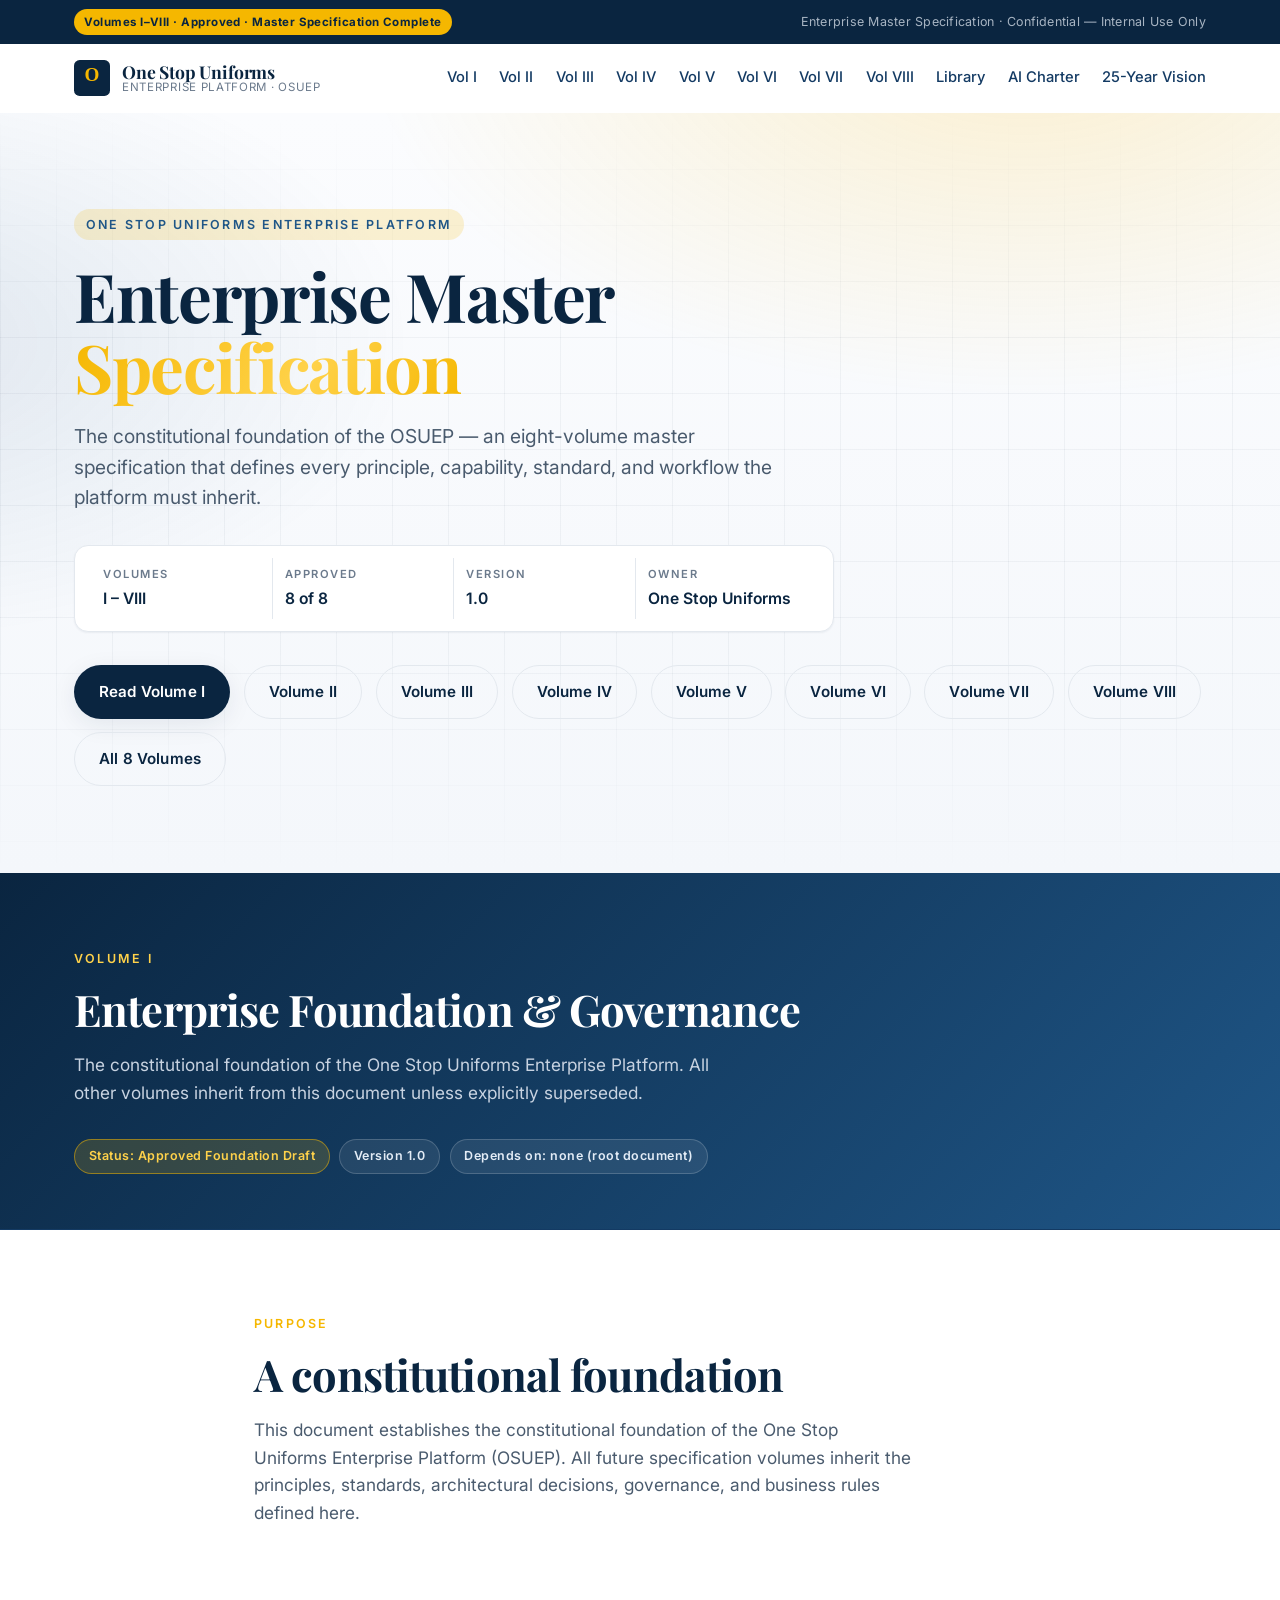
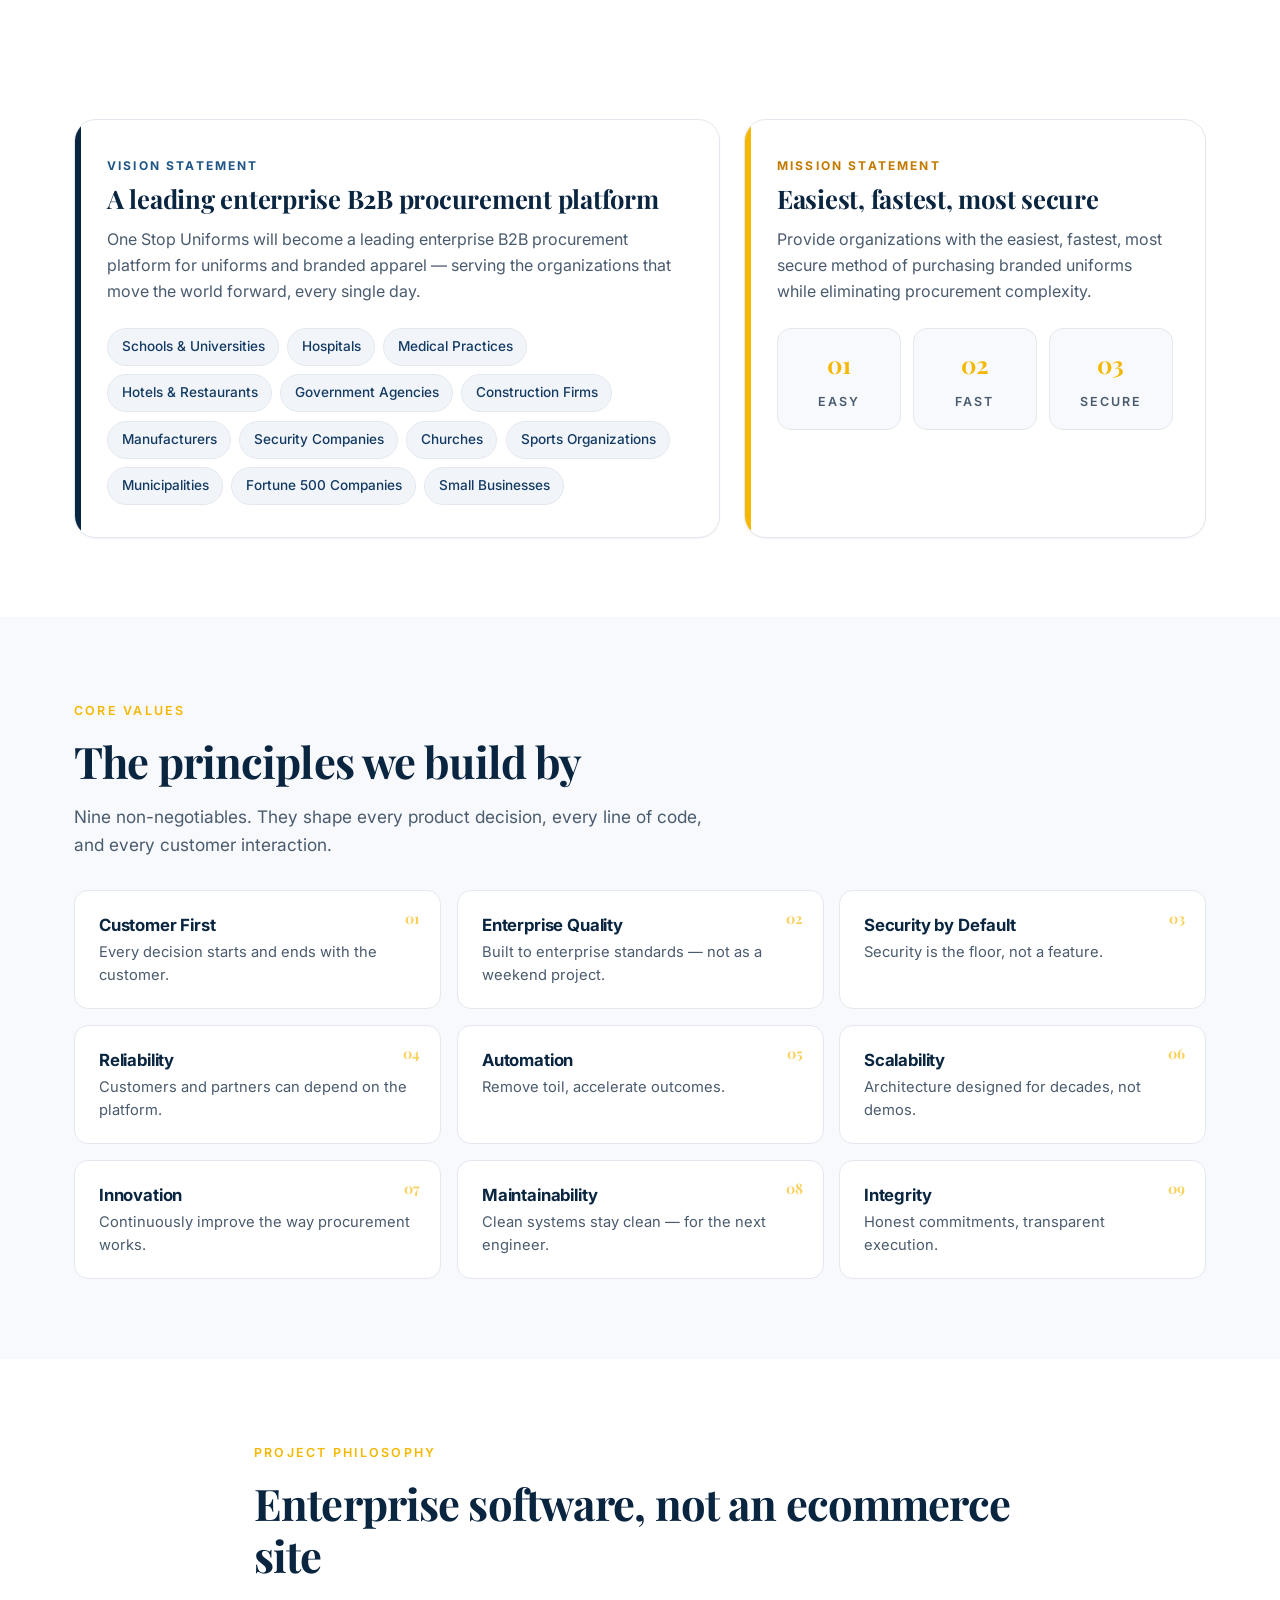
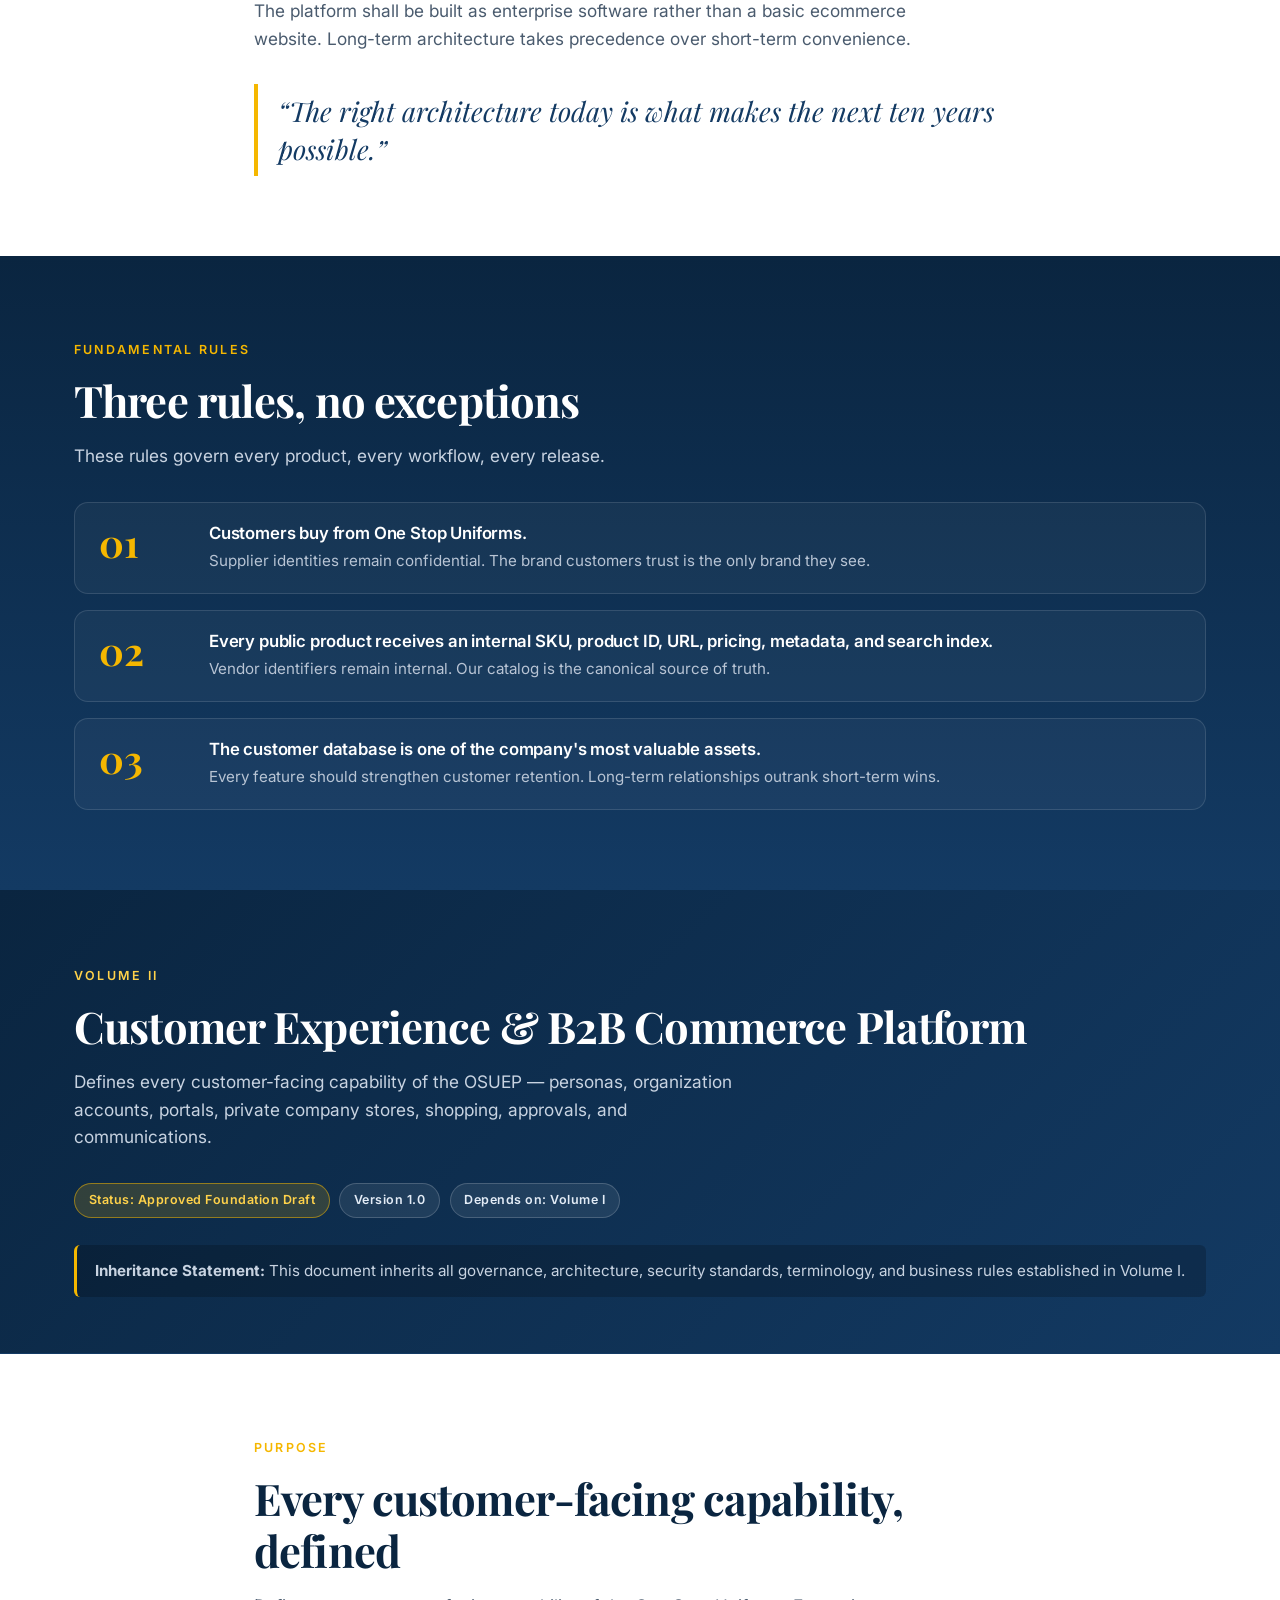
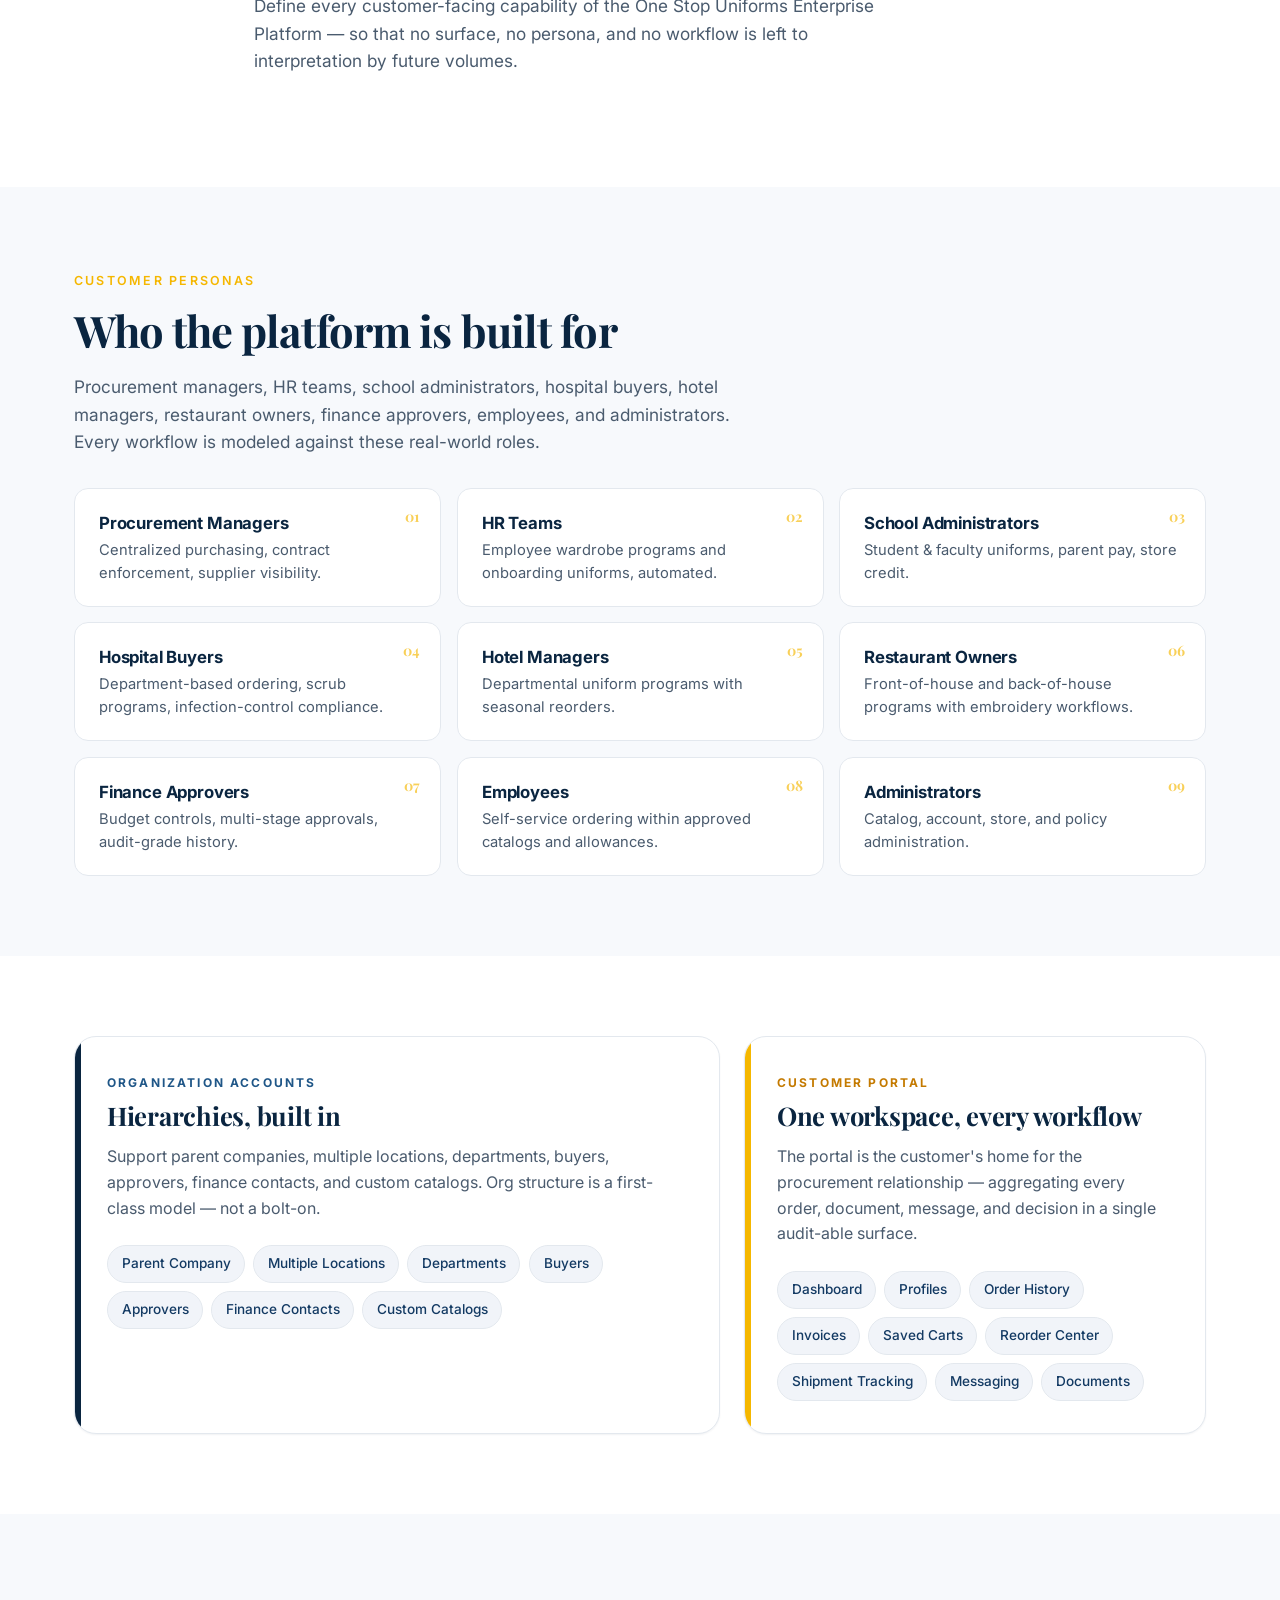
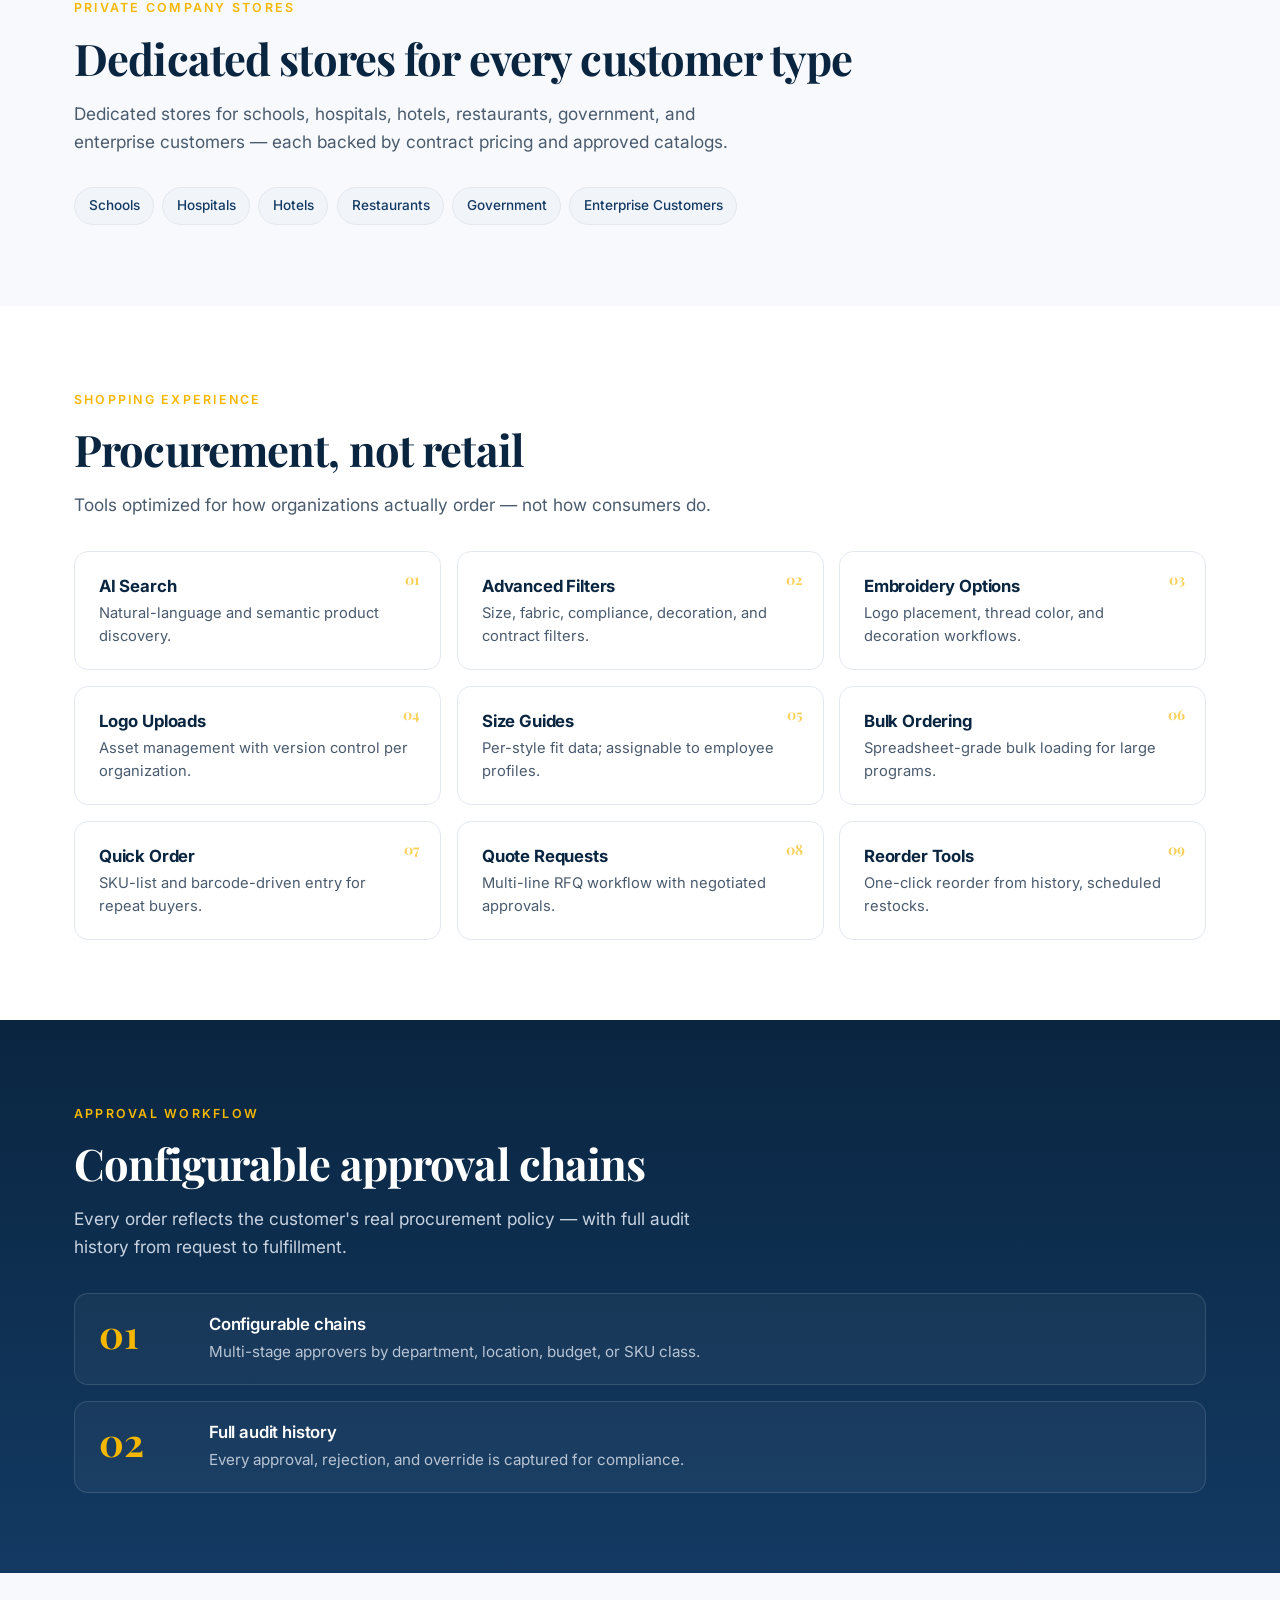
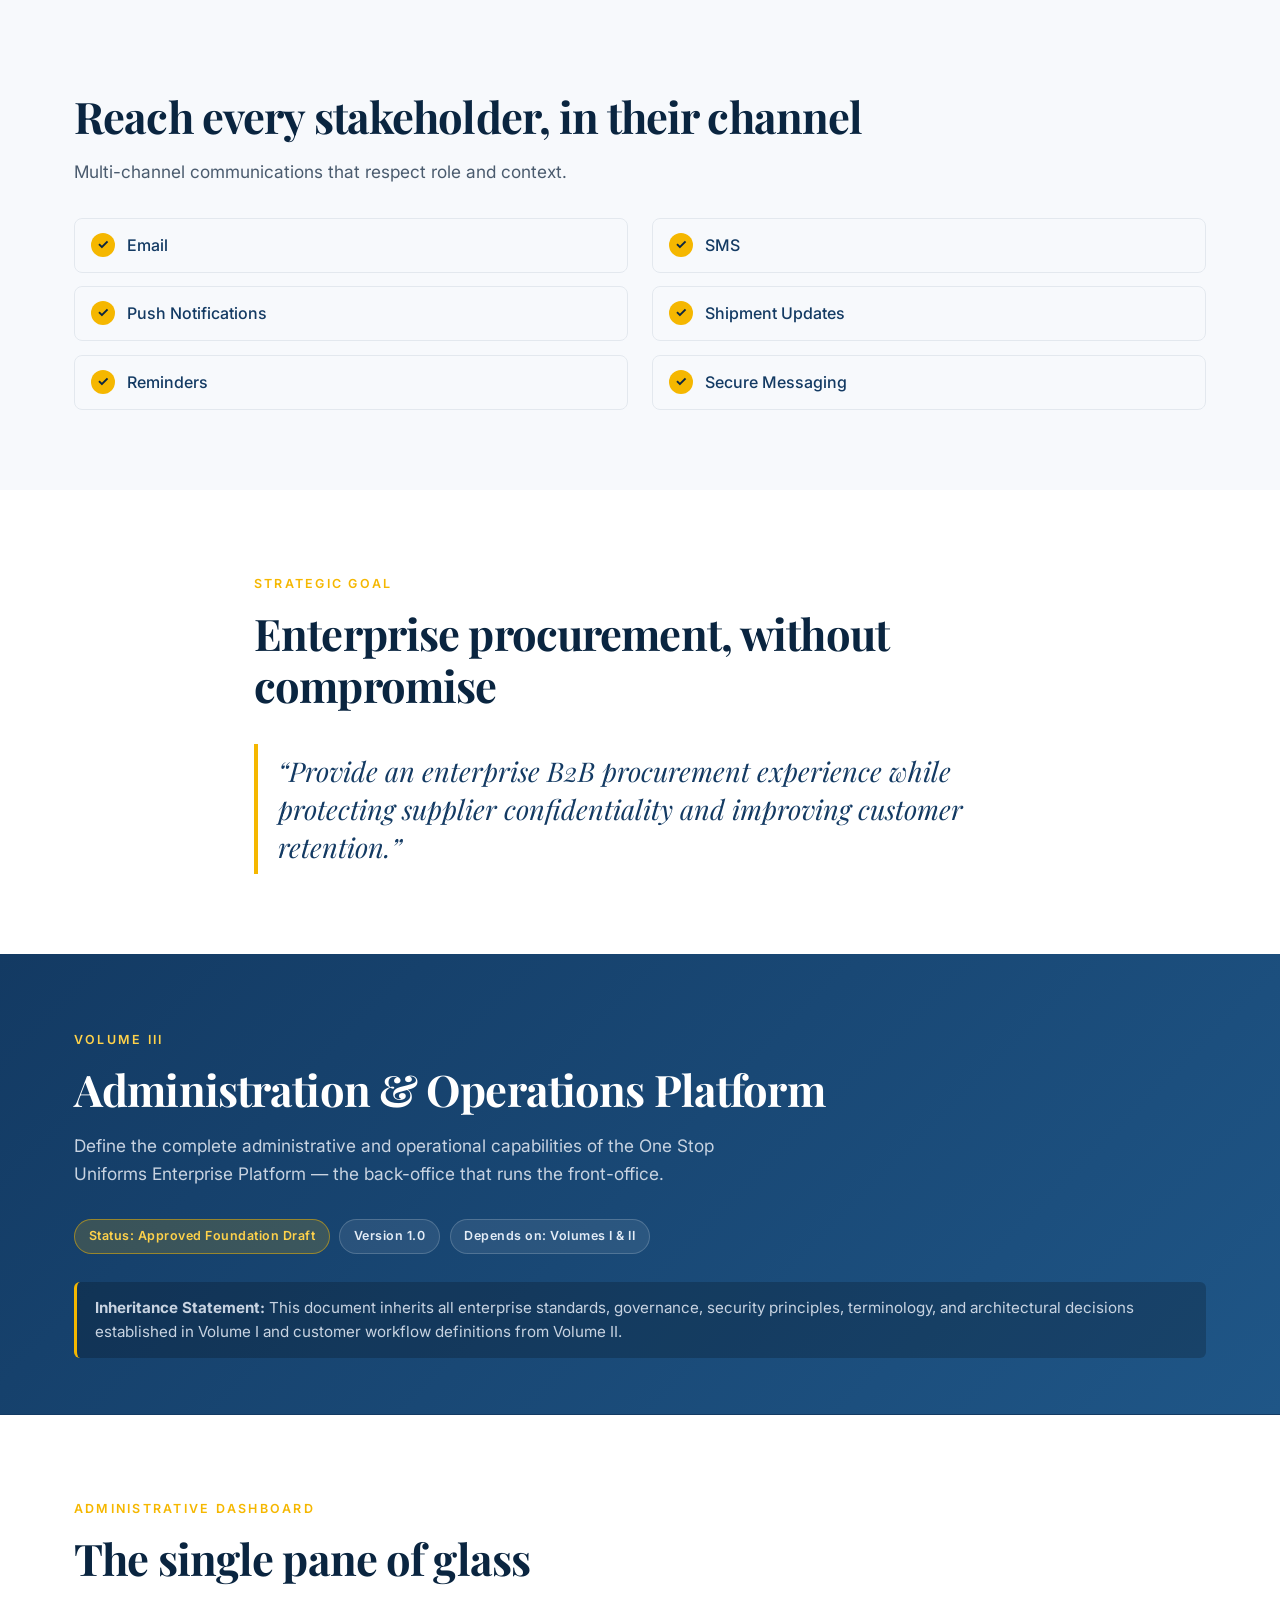
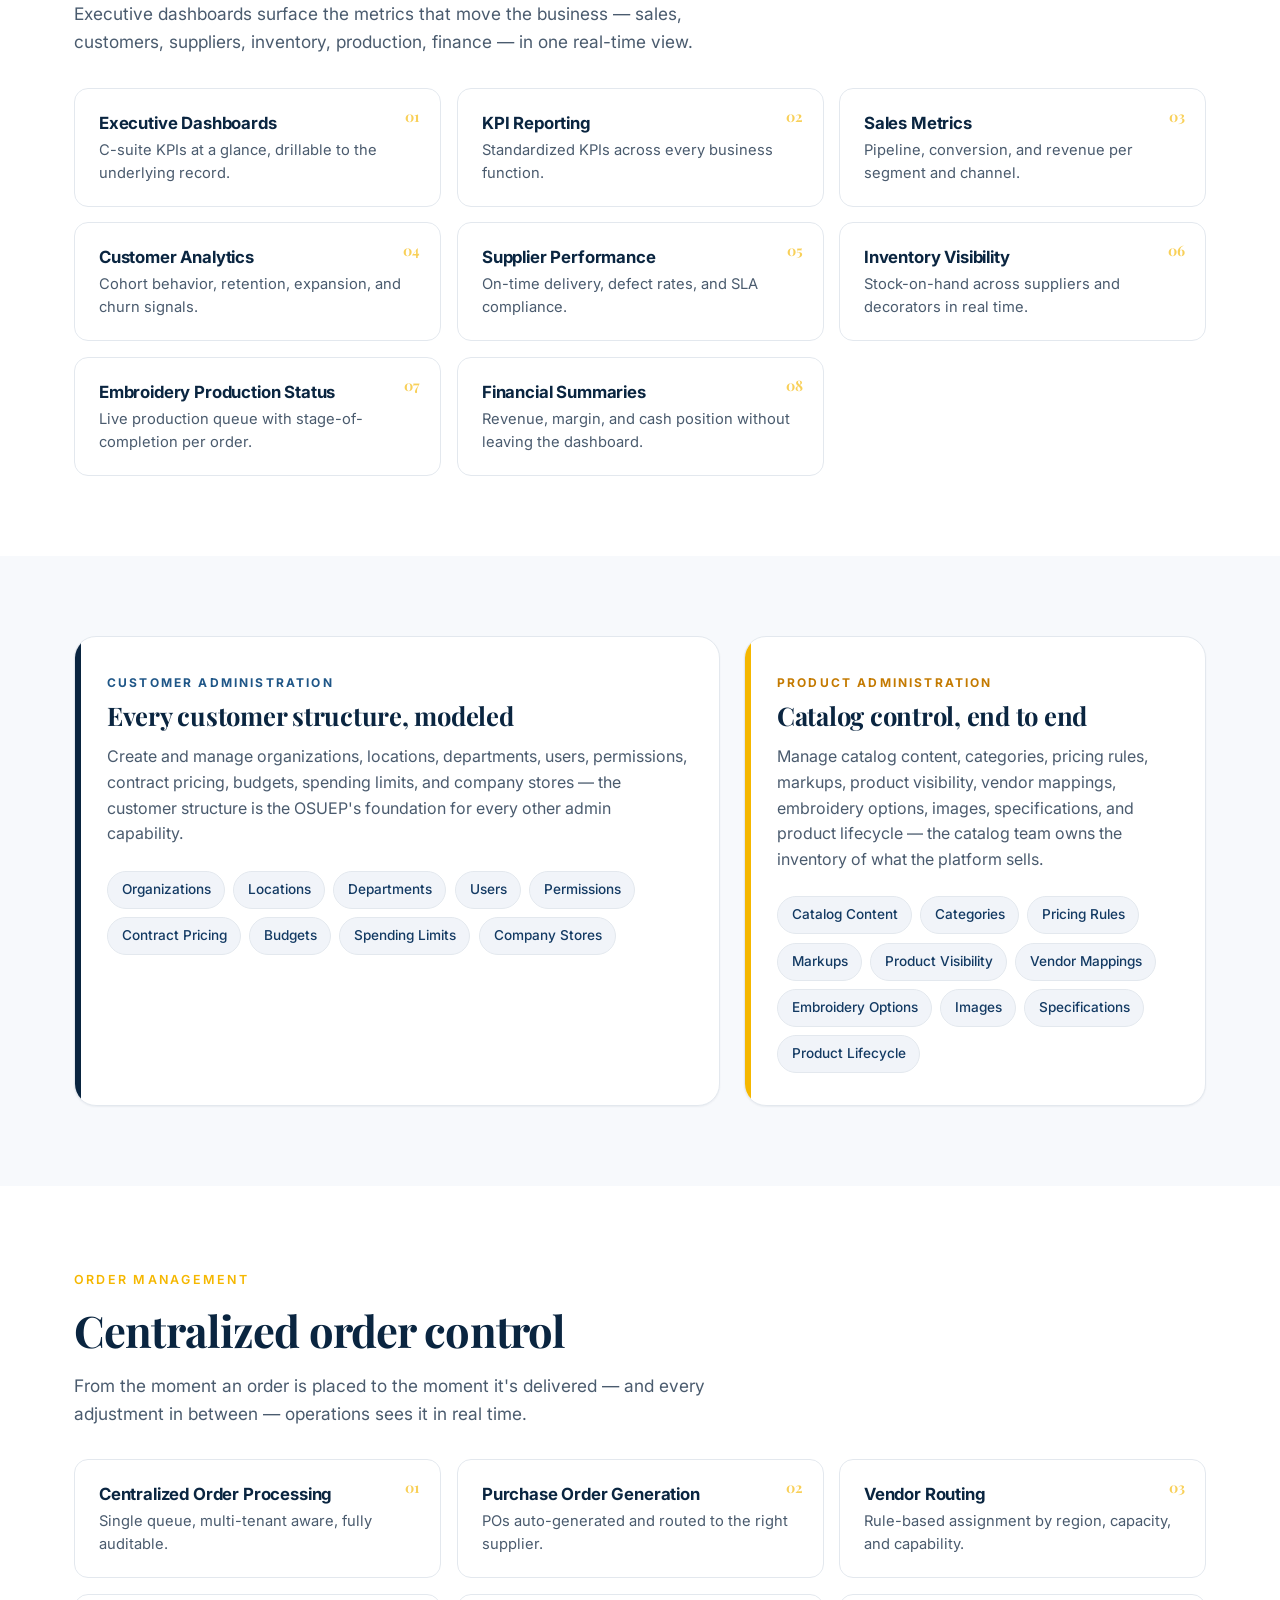
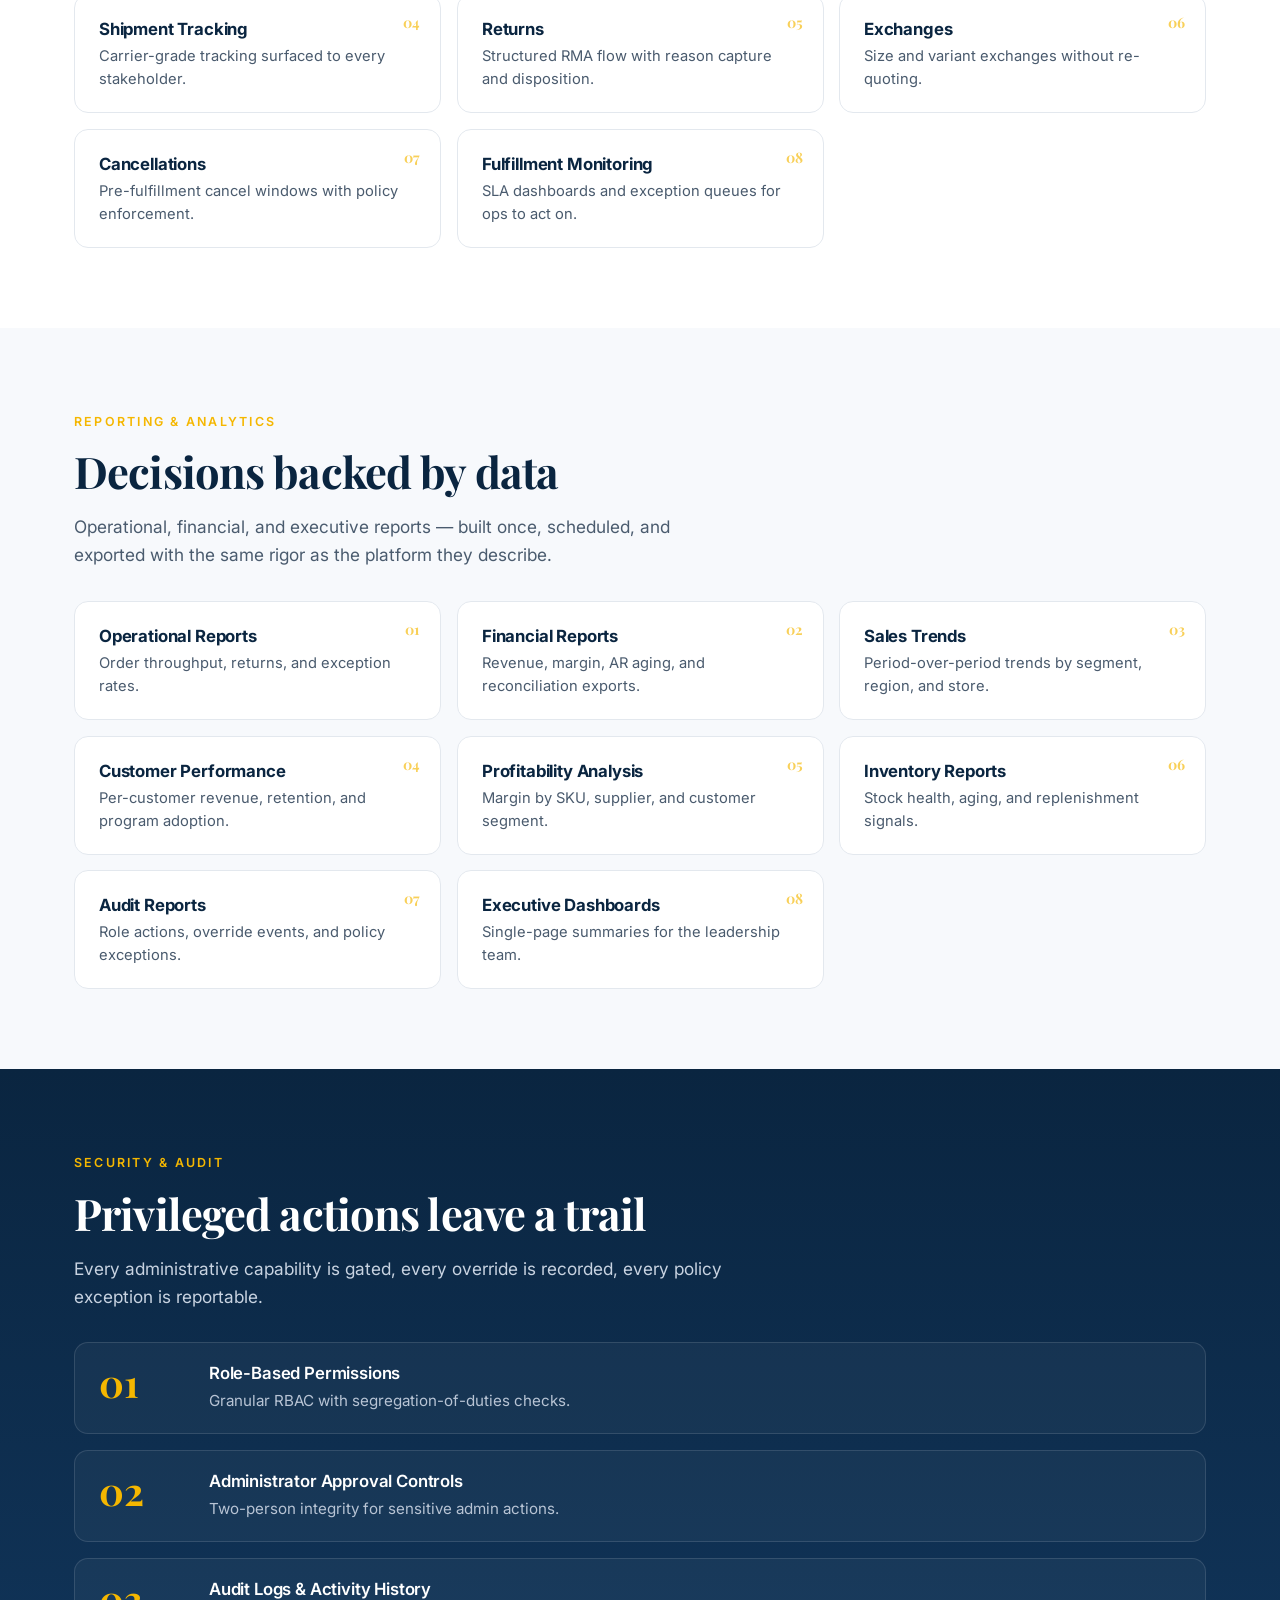
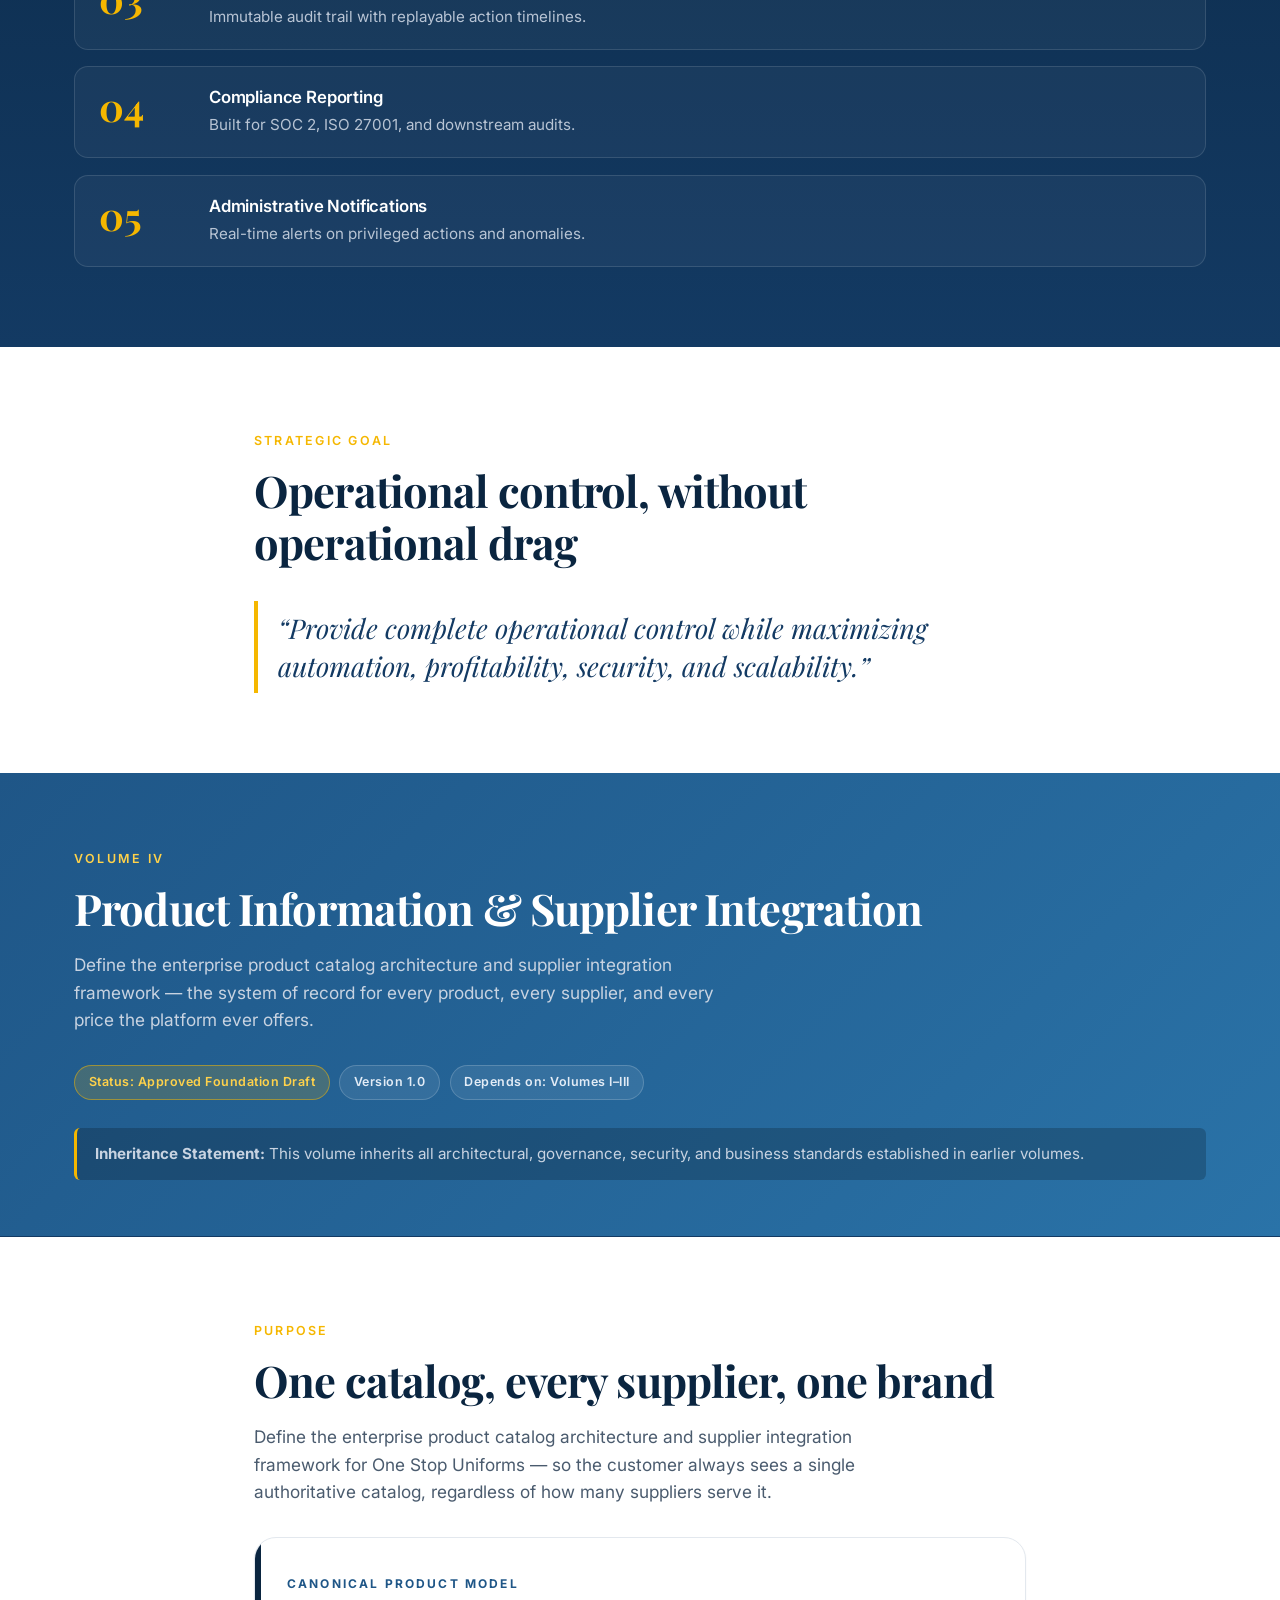
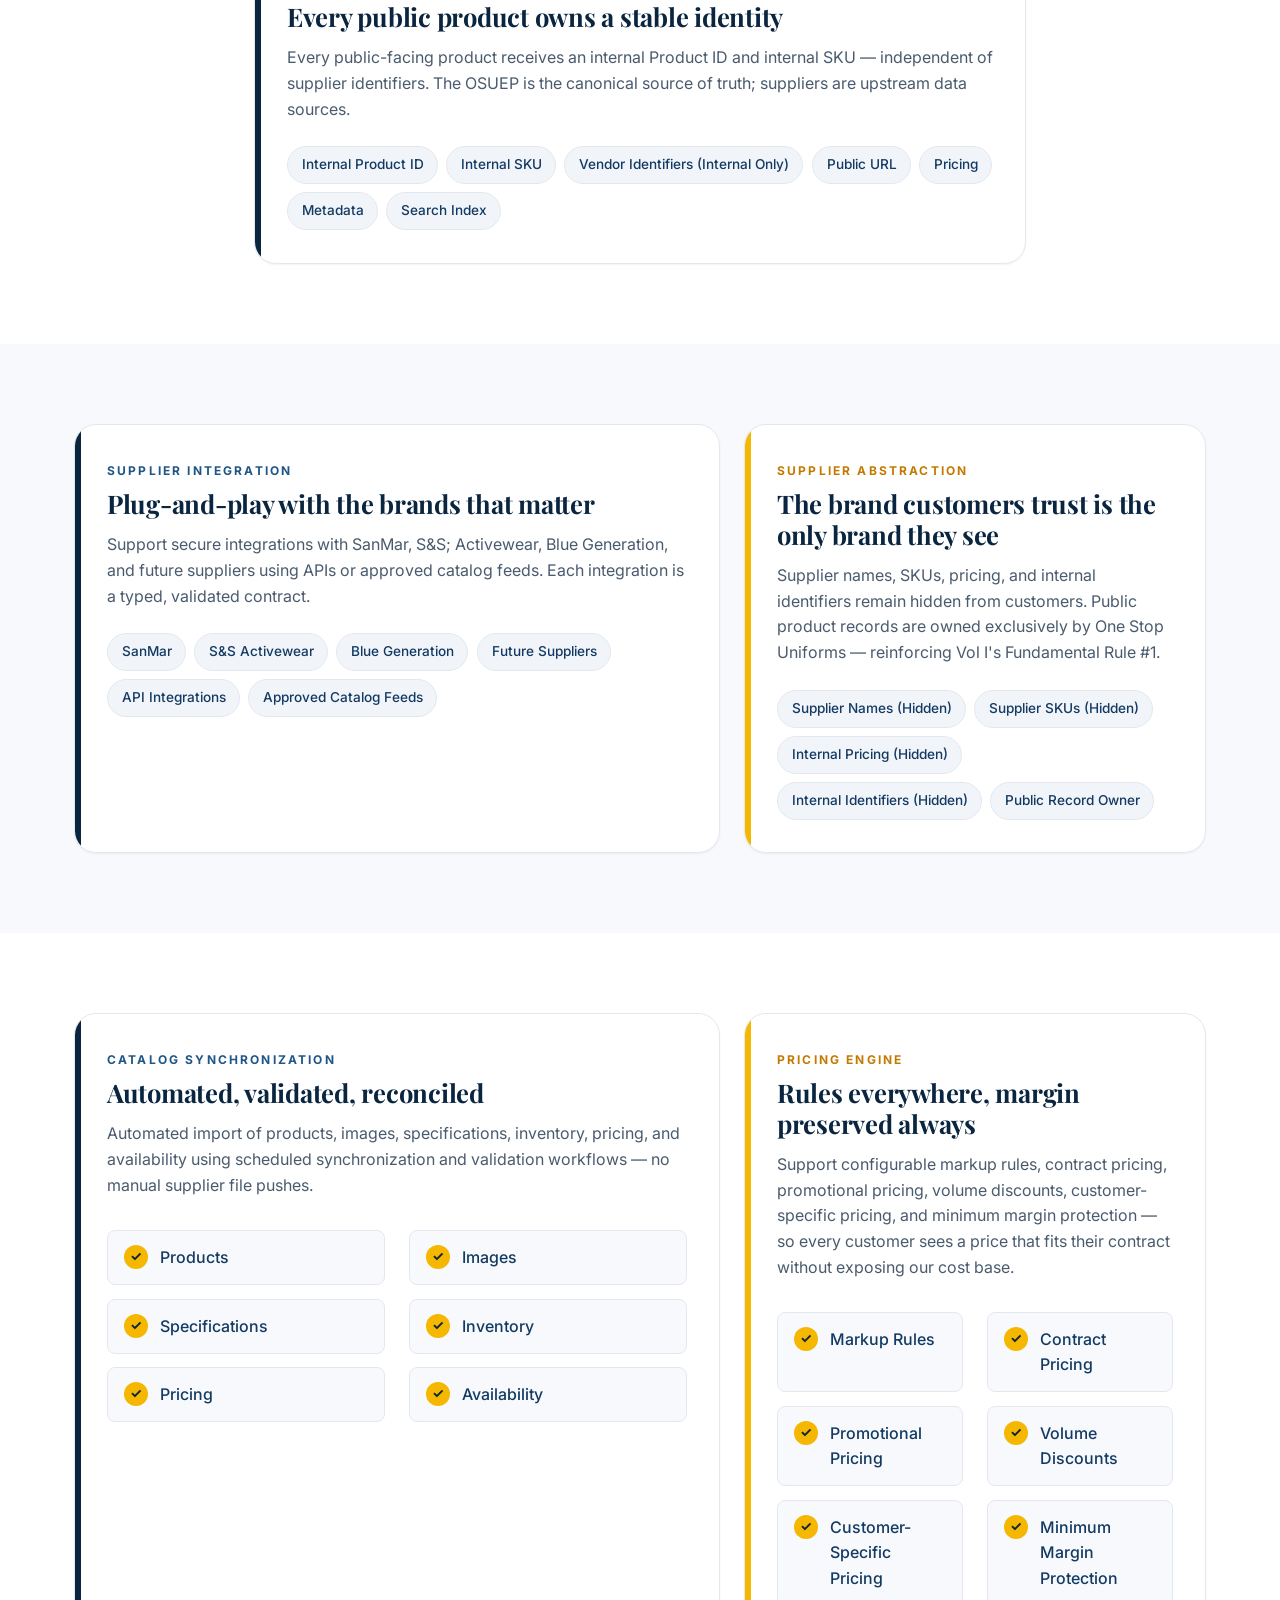
<file: index.html>
<!DOCTYPE html>
<html lang="en">
<head>
  <meta charset="UTF-8" />
  <meta name="viewport" content="width=device-width, initial-scale=1.0" />
  <meta name="description" content="One Stop Uniforms Enterprise Platform (OSUEP) — Enterprise Master Specification. The constitutional foundation of a leading B2B procurement platform for uniforms and branded apparel." />
  <meta name="author" content="One Stop Uniforms" />
  <meta name="robots" content="index,follow" />
  <meta property="og:title" content="One Stop Uniforms — Enterprise Master Specification" />
  <meta property="og:description" content="The constitutional foundation of the OSUEP. All eight volumes approved — master specification complete." />
  <meta property="og:type" content="website" />
  <title>One Stop Uniforms — Enterprise Master Specification</title>
  <link rel="icon" href="data:image/svg+xml,%3Csvg xmlns='http://www.w3.org/2000/svg' viewBox='0 0 64 64'%3E%3Crect width='64' height='64' rx='12' fill='%230a2540'/%3E%3Ctext x='50%25' y='58%25' text-anchor='middle' font-family='Georgia,serif' font-size='34' font-weight='700' fill='%23f5b700'%3EO%3C/text%3E%3C/svg%3E" />
  <link rel="preconnect" href="https://fonts.googleapis.com" />
  <link rel="preconnect" href="https://fonts.gstatic.com" crossorigin />
  <link href="https://fonts.googleapis.com/css2?family=Inter:wght@400;500;600;700&family=Playfair+Display:wght@600;700&display=swap" rel="stylesheet" />
  <link rel="stylesheet" href="styles.css" />
</head>
<body>
  <!-- Skip link -->
  <a href="#main" class="skip-link">Skip to main content</a>

  <!-- Top bar -->
  <div class="topbar">
    <div class="container topbar__inner">
      <span class="topbar__badge">Volumes I–VIII · Approved · Master Specification Complete</span>
      <span class="topbar__meta">Enterprise Master Specification · Confidential — Internal Use Only</span>
    </div>
  </div>

  <!-- Header / Navigation -->
  <header class="site-header" id="site-header">
    <div class="container site-header__inner">
      <a href="#top" class="brand" aria-label="One Stop Uniforms home">
        <span class="brand__mark" aria-hidden="true">
          <svg viewBox="0 0 64 64" width="36" height="36">
            <rect width="64" height="64" rx="10" fill="currentColor"/>
            <text x="50%" y="58%" text-anchor="middle" font-family="Georgia, serif" font-size="34" font-weight="700" fill="#f5b700">O</text>
          </svg>
        </span>
        <span class="brand__text">
          <span class="brand__name">One Stop Uniforms</span>
          <span class="brand__tag">Enterprise Platform · OSUEP</span>
        </span>
      </a>

      <nav class="nav" aria-label="Primary">
        <a href="#vol1">Vol I</a>
        <a href="#vol2">Vol II</a>
        <a href="#vol3">Vol III</a>
        <a href="#vol4">Vol IV</a>
        <a href="#vol5">Vol V</a>
        <a href="#vol6">Vol VI</a>
        <a href="#vol7">Vol VII</a>
        <a href="#vol8">Vol VIII</a>
        <a href="#library">Library</a>
        <a href="#charter">AI Charter</a>
        <a href="#roadmap">25-Year Vision</a>
      </nav>

      <button class="nav__toggle" id="navToggle" aria-expanded="false" aria-controls="navMobile" aria-label="Open menu">
        <span></span><span></span><span></span>
      </button>
    </div>

    <nav class="nav-mobile" id="navMobile" aria-label="Mobile">
      <a href="#vol1">Volume I — Foundation</a>
      <a href="#vol2">Volume II — Customer Experience</a>
      <a href="#vol3">Volume III — Administration &amp; Operations</a>
      <a href="#vol4">Volume IV — Product &amp; Supplier</a>
      <a href="#vol5">Volume V — Embroidery &amp; Production</a>
      <a href="#vol6">Volume VI — Technical Architecture</a>
      <a href="#vol7">Volume VII — Marketing, AI &amp; Growth</a>
      <a href="#vol8">Volume VIII — AI Master Directive</a>
      <a href="#library">Specification Library</a>
      <a href="#charter">AI Charter</a>
      <a href="#roadmap">25-Year Vision</a>
    </nav>
  </header>

  <main id="main">
    <!-- Hero -->
    <section class="hero" id="top">
      <div class="container hero__inner">
        <p class="hero__eyebrow">One Stop Uniforms Enterprise Platform</p>
        <h1 class="hero__title">
          Enterprise Master<br />
          <span class="hero__title-accent">Specification</span>
        </h1>
        <p class="hero__lede">
          The constitutional foundation of the OSUEP &mdash; an eight-volume master
          specification that defines every principle, capability, standard, and
          workflow the platform must inherit.
        </p>
        <div class="hero__meta">
          <div><span class="hero__meta-label">Volumes</span><span class="hero__meta-value">I – VIII</span></div>
          <div><span class="hero__meta-label">Approved</span><span class="hero__meta-value">8 of 8</span></div>
          <div><span class="hero__meta-label">Version</span><span class="hero__meta-value">1.0</span></div>
          <div><span class="hero__meta-label">Owner</span><span class="hero__meta-value">One Stop Uniforms</span></div>
        </div>
        <div class="hero__cta">
          <a href="#vol1" class="btn btn--primary">Read Volume I</a>
          <a href="#vol2" class="btn btn--ghost">Volume II</a>
          <a href="#vol3" class="btn btn--ghost">Volume III</a>
          <a href="#vol4" class="btn btn--ghost">Volume IV</a>
          <a href="#vol5" class="btn btn--ghost">Volume V</a>
          <a href="#vol6" class="btn btn--ghost">Volume VI</a>
          <a href="#vol7" class="btn btn--ghost">Volume VII</a>
          <a href="#vol8" class="btn btn--ghost">Volume VIII</a>
          <a href="#library" class="btn btn--ghost">All 8 Volumes</a>
        </div>
      </div>
      <div class="hero__bg" aria-hidden="true"></div>
    </section>

    <!-- ====================== VOLUME I ====================== -->
    <div id="vol1">

    <!-- Volume I banner -->
    <section class="section volume-banner" id="volume-1">
      <div class="container">
        <p class="section__eyebrow">Volume I</p>
        <h2 class="section__title">Enterprise Foundation &amp; Governance</h2>
        <p class="section__lede">
          The constitutional foundation of the One Stop Uniforms Enterprise Platform.
          All other volumes inherit from this document unless explicitly superseded.
        </p>
        <div class="volume-meta">
          <span class="volume-meta__pill volume-meta__pill--approved">Status: Approved Foundation Draft</span>
          <span class="volume-meta__pill">Version 1.0</span>
          <span class="volume-meta__pill">Depends on: none (root document)</span>
        </div>
      </div>
    </section>

    <!-- Purpose -->
    <section class="section" id="purpose">
      <div class="container container--narrow">
        <p class="section__eyebrow">Purpose</p>
        <h2 class="section__title">A constitutional foundation</h2>
        <p class="section__lede">
          This document establishes the constitutional foundation of the One Stop Uniforms
          Enterprise Platform (OSUEP). All future specification volumes inherit the
          principles, standards, architectural decisions, governance, and business rules
          defined here.
        </p>
      </div>
    </section>

    <!-- Vision + Mission -->
    <section class="section section--split" id="vision">
      <div class="container">
        <div class="card card--feature" id="vision-card">
          <p class="card__eyebrow">Vision Statement</p>
          <h3 class="card__title">A leading enterprise B2B procurement platform</h3>
          <p class="card__body">
            One Stop Uniforms will become a leading enterprise B2B procurement platform
            for uniforms and branded apparel &mdash; serving the organizations that move
            the world forward, every single day.
          </p>
          <ul class="chip-grid" aria-label="Sectors served">
            <li class="chip">Schools &amp; Universities</li>
            <li class="chip">Hospitals</li>
            <li class="chip">Medical Practices</li>
            <li class="chip">Hotels &amp; Restaurants</li>
            <li class="chip">Government Agencies</li>
            <li class="chip">Construction Firms</li>
            <li class="chip">Manufacturers</li>
            <li class="chip">Security Companies</li>
            <li class="chip">Churches</li>
            <li class="chip">Sports Organizations</li>
            <li class="chip">Municipalities</li>
            <li class="chip">Fortune 500 Companies</li>
            <li class="chip">Small Businesses</li>
          </ul>
        </div>

        <div class="card card--feature card--accent" id="mission">
          <p class="card__eyebrow">Mission Statement</p>
          <h3 class="card__title">Easiest, fastest, most secure</h3>
          <p class="card__body">
            Provide organizations with the easiest, fastest, most secure method of
            purchasing branded uniforms while eliminating procurement complexity.
          </p>
          <div class="metric-row">
            <div class="metric"><span class="metric__num">01</span><span class="metric__label">Easy</span></div>
            <div class="metric"><span class="metric__num">02</span><span class="metric__label">Fast</span></div>
            <div class="metric"><span class="metric__num">03</span><span class="metric__label">Secure</span></div>
          </div>
        </div>
      </div>
    </section>

    <!-- Core Values -->
    <section class="section section--alt" id="values">
      <div class="container">
        <p class="section__eyebrow">Core Values</p>
        <h2 class="section__title">The principles we build by</h2>
        <p class="section__lede">
          Nine non-negotiables. They shape every product decision, every line of code,
          and every customer interaction.
        </p>
        <ul class="values-grid">
          <li class="value" data-i="01"><h4>Customer First</h4><p>Every decision starts and ends with the customer.</p></li>
          <li class="value" data-i="02"><h4>Enterprise Quality</h4><p>Built to enterprise standards &mdash; not as a weekend project.</p></li>
          <li class="value" data-i="03"><h4>Security by Default</h4><p>Security is the floor, not a feature.</p></li>
          <li class="value" data-i="04"><h4>Reliability</h4><p>Customers and partners can depend on the platform.</p></li>
          <li class="value" data-i="05"><h4>Automation</h4><p>Remove toil, accelerate outcomes.</p></li>
          <li class="value" data-i="06"><h4>Scalability</h4><p>Architecture designed for decades, not demos.</p></li>
          <li class="value" data-i="07"><h4>Innovation</h4><p>Continuously improve the way procurement works.</p></li>
          <li class="value" data-i="08"><h4>Maintainability</h4><p>Clean systems stay clean &mdash; for the next engineer.</p></li>
          <li class="value" data-i="09"><h4>Integrity</h4><p>Honest commitments, transparent execution.</p></li>
        </ul>
      </div>
    </section>

    <!-- Philosophy -->
    <section class="section" id="philosophy">
      <div class="container container--narrow">
        <p class="section__eyebrow">Project Philosophy</p>
        <h2 class="section__title">Enterprise software, not an ecommerce site</h2>
        <p class="section__lede">
          The platform shall be built as enterprise software rather than a basic ecommerce
          website. Long-term architecture takes precedence over short-term convenience.
        </p>
        <blockquote class="pull-quote">
          “The right architecture today is what makes the next ten years possible.”
        </blockquote>
      </div>
    </section>

    <!-- Fundamental Rules -->
    <section class="section section--dark" id="rules">
      <div class="container">
        <p class="section__eyebrow section__eyebrow--light">Fundamental Rules</p>
        <h2 class="section__title section__title--light">Three rules, no exceptions</h2>
        <p class="section__lede section__lede--light">
          These rules govern every product, every workflow, every release.
        </p>
        <ol class="rules-list">
          <li class="rule">
            <span class="rule__num">01</span>
            <div class="rule__body">
              <h4>Customers buy from One Stop Uniforms.</h4>
              <p>Supplier identities remain confidential. The brand customers trust is the only brand they see.</p>
            </div>
          </li>
          <li class="rule">
            <span class="rule__num">02</span>
            <div class="rule__body">
              <h4>Every public product receives an internal SKU, product ID, URL, pricing, metadata, and search index.</h4>
              <p>Vendor identifiers remain internal. Our catalog is the canonical source of truth.</p>
            </div>
          </li>
          <li class="rule">
            <span class="rule__num">03</span>
            <div class="rule__body">
              <h4>The customer database is one of the company's most valuable assets.</h4>
              <p>Every feature should strengthen customer retention. Long-term relationships outrank short-term wins.</p>
            </div>
          </li>
        </ol>
      </div>
    </section>

    </div><!-- /#vol1 -->

    <!-- ====================== VOLUME II ====================== -->
    <div id="vol2">

    <!-- Volume II banner -->
    <section class="section volume-banner volume-banner--alt" id="volume-2">
      <div class="container">
        <p class="section__eyebrow">Volume II</p>
        <h2 class="section__title">Customer Experience &amp; B2B Commerce Platform</h2>
        <p class="section__lede">
          Defines every customer-facing capability of the OSUEP — personas, organization
          accounts, portals, private company stores, shopping, approvals, and communications.
        </p>
        <div class="volume-meta">
          <span class="volume-meta__pill volume-meta__pill--approved">Status: Approved Foundation Draft</span>
          <span class="volume-meta__pill">Version 1.0</span>
          <span class="volume-meta__pill">Depends on: Volume I</span>
        </div>
        <div class="volume-banner__quote">
          <strong>Inheritance Statement:</strong> This document inherits all governance,
          architecture, security standards, terminology, and business rules established
          in Volume I.
        </div>
      </div>
    </section>

    <!-- Vol II — Persona + Purpose -->
    <section class="section" id="vol2-purpose">
      <div class="container container--narrow">
        <p class="section__eyebrow">Purpose</p>
        <h2 class="section__title">Every customer-facing capability, defined</h2>
        <p class="section__lede">
          Define every customer-facing capability of the One Stop Uniforms Enterprise
          Platform — so that no surface, no persona, and no workflow is left to
          interpretation by future volumes.
        </p>
      </div>
    </section>

    <!-- Vol II — Personas -->
    <section class="section section--alt" id="vol2-personas">
      <div class="container">
        <p class="section__eyebrow">Customer Personas</p>
        <h2 class="section__title">Who the platform is built for</h2>
        <p class="section__lede">
          Procurement managers, HR teams, school administrators, hospital buyers, hotel
          managers, restaurant owners, finance approvers, employees, and administrators.
          Every workflow is modeled against these real-world roles.
        </p>
        <ul class="values-grid">
          <li class="value" data-i="01"><h4>Procurement Managers</h4><p>Centralized purchasing, contract enforcement, supplier visibility.</p></li>
          <li class="value" data-i="02"><h4>HR Teams</h4><p>Employee wardrobe programs and onboarding uniforms, automated.</p></li>
          <li class="value" data-i="03"><h4>School Administrators</h4><p>Student &amp; faculty uniforms, parent pay, store credit.</p></li>
          <li class="value" data-i="04"><h4>Hospital Buyers</h4><p>Department-based ordering, scrub programs, infection-control compliance.</p></li>
          <li class="value" data-i="05"><h4>Hotel Managers</h4><p>Departmental uniform programs with seasonal reorders.</p></li>
          <li class="value" data-i="06"><h4>Restaurant Owners</h4><p>Front-of-house and back-of-house programs with embroidery workflows.</p></li>
          <li class="value" data-i="07"><h4>Finance Approvers</h4><p>Budget controls, multi-stage approvals, audit-grade history.</p></li>
          <li class="value" data-i="08"><h4>Employees</h4><p>Self-service ordering within approved catalogs and allowances.</p></li>
          <li class="value" data-i="09"><h4>Administrators</h4><p>Catalog, account, store, and policy administration.</p></li>
        </ul>
      </div>
    </section>

    <!-- Vol II — Org Accounts + Portal (split) -->
    <section class="section section--split" id="vol2-orgportal">
      <div class="container">
        <div class="card card--feature">
          <p class="card__eyebrow">Organization Accounts</p>
          <h3 class="card__title">Hierarchies, built in</h3>
          <p class="card__body">
            Support parent companies, multiple locations, departments, buyers,
            approvers, finance contacts, and custom catalogs. Org structure is
            a first-class model — not a bolt-on.
          </p>
          <ul class="chip-grid" aria-label="Account structure elements">
            <li class="chip">Parent Company</li>
            <li class="chip">Multiple Locations</li>
            <li class="chip">Departments</li>
            <li class="chip">Buyers</li>
            <li class="chip">Approvers</li>
            <li class="chip">Finance Contacts</li>
            <li class="chip">Custom Catalogs</li>
          </ul>
        </div>

        <div class="card card--feature card--accent">
          <p class="card__eyebrow">Customer Portal</p>
          <h3 class="card__title">One workspace, every workflow</h3>
          <p class="card__body">
            The portal is the customer's home for the procurement relationship —
            aggregating every order, document, message, and decision in a single
            audit-able surface.
          </p>
          <ul class="chip-grid" aria-label="Portal capabilities">
            <li class="chip">Dashboard</li>
            <li class="chip">Profiles</li>
            <li class="chip">Order History</li>
            <li class="chip">Invoices</li>
            <li class="chip">Saved Carts</li>
            <li class="chip">Reorder Center</li>
            <li class="chip">Shipment Tracking</li>
            <li class="chip">Messaging</li>
            <li class="chip">Documents</li>
          </ul>
        </div>
      </div>
    </section>

    <!-- Vol II — Private Company Stores -->
    <section class="section section--alt" id="vol2-pcs">
      <div class="container">
        <p class="section__eyebrow">Private Company Stores</p>
        <h2 class="section__title">Dedicated stores for every customer type</h2>
        <p class="section__lede">
          Dedicated stores for schools, hospitals, hotels, restaurants, government,
          and enterprise customers — each backed by contract pricing and approved catalogs.
        </p>
        <ul class="chip-grid" aria-label="Private store types">
          <li class="chip">Schools</li>
          <li class="chip">Hospitals</li>
          <li class="chip">Hotels</li>
          <li class="chip">Restaurants</li>
          <li class="chip">Government</li>
          <li class="chip">Enterprise Customers</li>
        </ul>
      </div>
    </section>

    <!-- Vol II — Shopping Experience -->
    <section class="section" id="vol2-shopping">
      <div class="container">
        <p class="section__eyebrow">Shopping Experience</p>
        <h2 class="section__title">Procurement, not retail</h2>
        <p class="section__lede">
          Tools optimized for how organizations actually order &mdash; not how consumers do.
        </p>
        <ul class="values-grid">
          <li class="value" data-i="01"><h4>AI Search</h4><p>Natural-language and semantic product discovery.</p></li>
          <li class="value" data-i="02"><h4>Advanced Filters</h4><p>Size, fabric, compliance, decoration, and contract filters.</p></li>
          <li class="value" data-i="03"><h4>Embroidery Options</h4><p>Logo placement, thread color, and decoration workflows.</p></li>
          <li class="value" data-i="04"><h4>Logo Uploads</h4><p>Asset management with version control per organization.</p></li>
          <li class="value" data-i="05"><h4>Size Guides</h4><p>Per-style fit data; assignable to employee profiles.</p></li>
          <li class="value" data-i="06"><h4>Bulk Ordering</h4><p>Spreadsheet-grade bulk loading for large programs.</p></li>
          <li class="value" data-i="07"><h4>Quick Order</h4><p>SKU-list and barcode-driven entry for repeat buyers.</p></li>
          <li class="value" data-i="08"><h4>Quote Requests</h4><p>Multi-line RFQ workflow with negotiated approvals.</p></li>
          <li class="value" data-i="09"><h4>Reorder Tools</h4><p>One-click reorder from history, scheduled restocks.</p></li>
        </ul>
      </div>
    </section>

    <!-- Vol II — Approval Workflow + Communications (dark) -->
    <section class="section section--dark" id="vol2-approvals">
      <div class="container">
        <p class="section__eyebrow section__eyebrow--light">Approval Workflow</p>
        <h2 class="section__title section__title--light">Configurable approval chains</h2>
        <p class="section__lede section__lede--light">
          Every order reflects the customer's real procurement policy &mdash; with full
          audit history from request to fulfillment.
        </p>
        <ol class="rules-list">
          <li class="rule">
            <span class="rule__num">01</span>
            <div class="rule__body">
              <h4>Configurable chains</h4>
              <p>Multi-stage approvers by department, location, budget, or SKU class.</p>
            </div>
          </li>
          <li class="rule">
            <span class="rule__num">02</span>
            <div class="rule__body">
              <h4>Full audit history</h4>
              <p>Every approval, rejection, and override is captured for compliance.</p>
            </div>
          </li>
        </ol>
      </div>
    </section>

    <section class="section section--alt" id="vol2-comms">
      <div class="container">
        <p class="section__eyebrow">Communications</p>
        <h2 class="section__title">Reach every stakeholder, in their channel</h2>
        <p class="section__lede">
          Multi-channel communications that respect role and context.
        </p>
        <ul class="charter-grid">
          <li><span class="check" aria-hidden="true">&#10003;</span> Email</li>
          <li><span class="check" aria-hidden="true">&#10003;</span> SMS</li>
          <li><span class="check" aria-hidden="true">&#10003;</span> Push Notifications</li>
          <li><span class="check" aria-hidden="true">&#10003;</span> Shipment Updates</li>
          <li><span class="check" aria-hidden="true">&#10003;</span> Reminders</li>
          <li><span class="check" aria-hidden="true">&#10003;</span> Secure Messaging</li>
        </ul>
      </div>
    </section>

    <!-- Vol II — Strategic Goal -->
    <section class="section" id="vol2-strategic-goal">
      <div class="container container--narrow">
        <p class="section__eyebrow">Strategic Goal</p>
        <h2 class="section__title">Enterprise procurement, without compromise</h2>
        <blockquote class="pull-quote">
          “Provide an enterprise B2B procurement experience while protecting supplier
          confidentiality and improving customer retention.”
        </blockquote>
      </div>
    </section>

    </div><!-- /#vol2 -->

    <!-- ====================== VOLUME III ====================== -->
    <div id="vol3">

    <!-- Volume III banner -->
    <section class="section volume-banner volume-banner--accent" id="volume-3">
      <div class="container">
        <p class="section__eyebrow">Volume III</p>
        <h2 class="section__title">Administration &amp; Operations Platform</h2>
        <p class="section__lede">
          Define the complete administrative and operational capabilities of the One
          Stop Uniforms Enterprise Platform — the back-office that runs the front-office.
        </p>
        <div class="volume-meta">
          <span class="volume-meta__pill volume-meta__pill--approved">Status: Approved Foundation Draft</span>
          <span class="volume-meta__pill">Version 1.0</span>
          <span class="volume-meta__pill">Depends on: Volumes I &amp; II</span>
        </div>
        <div class="volume-banner__quote">
          <strong>Inheritance Statement:</strong> This document inherits all
          enterprise standards, governance, security principles, terminology, and
          architectural decisions established in Volume I and customer workflow
          definitions from Volume II.
        </div>
      </div>
    </section>

    <!-- Vol III — Administrative Dashboard -->
    <section class="section" id="vol3-dashboard">
      <div class="container">
        <p class="section__eyebrow">Administrative Dashboard</p>
        <h2 class="section__title">The single pane of glass</h2>
        <p class="section__lede">
          Executive dashboards surface the metrics that move the business — sales,
          customers, suppliers, inventory, production, finance — in one real-time view.
        </p>
        <ul class="values-grid">
          <li class="value" data-i="01"><h4>Executive Dashboards</h4><p>C-suite KPIs at a glance, drillable to the underlying record.</p></li>
          <li class="value" data-i="02"><h4>KPI Reporting</h4><p>Standardized KPIs across every business function.</p></li>
          <li class="value" data-i="03"><h4>Sales Metrics</h4><p>Pipeline, conversion, and revenue per segment and channel.</p></li>
          <li class="value" data-i="04"><h4>Customer Analytics</h4><p>Cohort behavior, retention, expansion, and churn signals.</p></li>
          <li class="value" data-i="05"><h4>Supplier Performance</h4><p>On-time delivery, defect rates, and SLA compliance.</p></li>
          <li class="value" data-i="06"><h4>Inventory Visibility</h4><p>Stock-on-hand across suppliers and decorators in real time.</p></li>
          <li class="value" data-i="07"><h4>Embroidery Production Status</h4><p>Live production queue with stage-of-completion per order.</p></li>
          <li class="value" data-i="08"><h4>Financial Summaries</h4><p>Revenue, margin, and cash position without leaving the dashboard.</p></li>
        </ul>
      </div>
    </section>

    <!-- Vol III — Customer + Product Admin (split) -->
    <section class="section section--split section--alt" id="vol3-customerproductadmin">
      <div class="container">
        <div class="card card--feature">
          <p class="card__eyebrow">Customer Administration</p>
          <h3 class="card__title">Every customer structure, modeled</h3>
          <p class="card__body">
            Create and manage organizations, locations, departments, users,
            permissions, contract pricing, budgets, spending limits, and
            company stores — the customer structure is the OSUEP's foundation
            for every other admin capability.
          </p>
          <ul class="chip-grid" aria-label="Customer administration capabilities">
            <li class="chip">Organizations</li>
            <li class="chip">Locations</li>
            <li class="chip">Departments</li>
            <li class="chip">Users</li>
            <li class="chip">Permissions</li>
            <li class="chip">Contract Pricing</li>
            <li class="chip">Budgets</li>
            <li class="chip">Spending Limits</li>
            <li class="chip">Company Stores</li>
          </ul>
        </div>

        <div class="card card--feature card--accent">
          <p class="card__eyebrow">Product Administration</p>
          <h3 class="card__title">Catalog control, end to end</h3>
          <p class="card__body">
            Manage catalog content, categories, pricing rules, markups, product
            visibility, vendor mappings, embroidery options, images,
            specifications, and product lifecycle — the catalog team owns the
            inventory of what the platform sells.
          </p>
          <ul class="chip-grid" aria-label="Product administration capabilities">
            <li class="chip">Catalog Content</li>
            <li class="chip">Categories</li>
            <li class="chip">Pricing Rules</li>
            <li class="chip">Markups</li>
            <li class="chip">Product Visibility</li>
            <li class="chip">Vendor Mappings</li>
            <li class="chip">Embroidery Options</li>
            <li class="chip">Images</li>
            <li class="chip">Specifications</li>
            <li class="chip">Product Lifecycle</li>
          </ul>
        </div>
      </div>
    </section>

    <!-- Vol III — Order Management -->
    <section class="section" id="vol3-orders">
      <div class="container">
        <p class="section__eyebrow">Order Management</p>
        <h2 class="section__title">Centralized order control</h2>
        <p class="section__lede">
          From the moment an order is placed to the moment it's delivered — and every
          adjustment in between — operations sees it in real time.
        </p>
        <ul class="values-grid">
          <li class="value" data-i="01"><h4>Centralized Order Processing</h4><p>Single queue, multi-tenant aware, fully auditable.</p></li>
          <li class="value" data-i="02"><h4>Purchase Order Generation</h4><p>POs auto-generated and routed to the right supplier.</p></li>
          <li class="value" data-i="03"><h4>Vendor Routing</h4><p>Rule-based assignment by region, capacity, and capability.</p></li>
          <li class="value" data-i="04"><h4>Shipment Tracking</h4><p>Carrier-grade tracking surfaced to every stakeholder.</p></li>
          <li class="value" data-i="05"><h4>Returns</h4><p>Structured RMA flow with reason capture and disposition.</p></li>
          <li class="value" data-i="06"><h4>Exchanges</h4><p>Size and variant exchanges without re-quoting.</p></li>
          <li class="value" data-i="07"><h4>Cancellations</h4><p>Pre-fulfillment cancel windows with policy enforcement.</p></li>
          <li class="value" data-i="08"><h4>Fulfillment Monitoring</h4><p>SLA dashboards and exception queues for ops to act on.</p></li>
        </ul>
      </div>
    </section>

    <!-- Vol III — Reporting & Analytics -->
    <section class="section section--alt" id="vol3-reporting">
      <div class="container">
        <p class="section__eyebrow">Reporting &amp; Analytics</p>
        <h2 class="section__title">Decisions backed by data</h2>
        <p class="section__lede">
          Operational, financial, and executive reports — built once, scheduled,
          and exported with the same rigor as the platform they describe.
        </p>
        <ul class="values-grid">
          <li class="value" data-i="01"><h4>Operational Reports</h4><p>Order throughput, returns, and exception rates.</p></li>
          <li class="value" data-i="02"><h4>Financial Reports</h4><p>Revenue, margin, AR aging, and reconciliation exports.</p></li>
          <li class="value" data-i="03"><h4>Sales Trends</h4><p>Period-over-period trends by segment, region, and store.</p></li>
          <li class="value" data-i="04"><h4>Customer Performance</h4><p>Per-customer revenue, retention, and program adoption.</p></li>
          <li class="value" data-i="05"><h4>Profitability Analysis</h4><p>Margin by SKU, supplier, and customer segment.</p></li>
          <li class="value" data-i="06"><h4>Inventory Reports</h4><p>Stock health, aging, and replenishment signals.</p></li>
          <li class="value" data-i="07"><h4>Audit Reports</h4><p>Role actions, override events, and policy exceptions.</p></li>
          <li class="value" data-i="08"><h4>Executive Dashboards</h4><p>Single-page summaries for the leadership team.</p></li>
        </ul>
      </div>
    </section>

    <!-- Vol III — Security & Audit (dark) -->
    <section class="section section--dark" id="vol3-security">
      <div class="container">
        <p class="section__eyebrow section__eyebrow--light">Security &amp; Audit</p>
        <h2 class="section__title section__title--light">Privileged actions leave a trail</h2>
        <p class="section__lede section__lede--light">
          Every administrative capability is gated, every override is recorded,
          every policy exception is reportable.
        </p>
        <ol class="rules-list">
          <li class="rule">
            <span class="rule__num">01</span>
            <div class="rule__body">
              <h4>Role-Based Permissions</h4>
              <p>Granular RBAC with segregation-of-duties checks.</p>
            </div>
          </li>
          <li class="rule">
            <span class="rule__num">02</span>
            <div class="rule__body">
              <h4>Administrator Approval Controls</h4>
              <p>Two-person integrity for sensitive admin actions.</p>
            </div>
          </li>
          <li class="rule">
            <span class="rule__num">03</span>
            <div class="rule__body">
              <h4>Audit Logs &amp; Activity History</h4>
              <p>Immutable audit trail with replayable action timelines.</p>
            </div>
          </li>
          <li class="rule">
            <span class="rule__num">04</span>
            <div class="rule__body">
              <h4>Compliance Reporting</h4>
              <p>Built for SOC 2, ISO 27001, and downstream audits.</p>
            </div>
          </li>
          <li class="rule">
            <span class="rule__num">05</span>
            <div class="rule__body">
              <h4>Administrative Notifications</h4>
              <p>Real-time alerts on privileged actions and anomalies.</p>
            </div>
          </li>
        </ol>
      </div>
    </section>

    <!-- Vol III — Strategic Goal -->
    <section class="section" id="vol3-strategic-goal">
      <div class="container container--narrow">
        <p class="section__eyebrow">Strategic Goal</p>
        <h2 class="section__title">Operational control, without operational drag</h2>
        <blockquote class="pull-quote">
          “Provide complete operational control while maximizing automation,
          profitability, security, and scalability.”
        </blockquote>
      </div>
    </section>

    </div><!-- /#vol3 -->

    <!-- ====================== VOLUME IV ====================== -->
    <div id="vol4">

    <!-- Volume IV banner -->
    <section class="section volume-banner volume-banner--steel" id="volume-4">
      <div class="container">
        <p class="section__eyebrow">Volume IV</p>
        <h2 class="section__title">Product Information &amp; Supplier Integration</h2>
        <p class="section__lede">
          Define the enterprise product catalog architecture and supplier
          integration framework — the system of record for every product, every
          supplier, and every price the platform ever offers.
        </p>
        <div class="volume-meta">
          <span class="volume-meta__pill volume-meta__pill--approved">Status: Approved Foundation Draft</span>
          <span class="volume-meta__pill">Version 1.0</span>
          <span class="volume-meta__pill">Depends on: Volumes I–III</span>
        </div>
        <div class="volume-banner__quote">
          <strong>Inheritance Statement:</strong> This volume inherits all
          architectural, governance, security, and business standards established
          in earlier volumes.
        </div>
      </div>
    </section>

    <!-- Vol IV — Purpose + Canonical Product Model -->
    <section class="section" id="vol4-purpose">
      <div class="container container--narrow">
        <p class="section__eyebrow">Purpose</p>
        <h2 class="section__title">One catalog, every supplier, one brand</h2>
        <p class="section__lede">
          Define the enterprise product catalog architecture and supplier integration
          framework for One Stop Uniforms &mdash; so the customer always sees a single
          authoritative catalog, regardless of how many suppliers serve it.
        </p>
        <div class="card card--feature">
          <p class="card__eyebrow">Canonical Product Model</p>
          <h3 class="card__title">Every public product owns a stable identity</h3>
          <p class="card__body">
            Every public-facing product receives an internal Product ID and internal
            SKU &mdash; independent of supplier identifiers. The OSUEP is the canonical
            source of truth; suppliers are upstream data sources.
          </p>
          <ul class="chip-grid" aria-label="Canonical identifiers">
            <li class="chip">Internal Product ID</li>
            <li class="chip">Internal SKU</li>
            <li class="chip">Vendor Identifiers (Internal Only)</li>
            <li class="chip">Public URL</li>
            <li class="chip">Pricing</li>
            <li class="chip">Metadata</li>
            <li class="chip">Search Index</li>
          </ul>
        </div>
      </div>
    </section>

    <!-- Vol IV — Supplier Integration + Abstraction (split) -->
    <section class="section section--split section--alt" id="vol4-suppliers">
      <div class="container">
        <div class="card card--feature">
          <p class="card__eyebrow">Supplier Integration</p>
          <h3 class="card__title">Plug-and-play with the brands that matter</h3>
          <p class="card__body">
            Support secure integrations with SanMar, S&amp;S; Activewear, Blue
            Generation, and future suppliers using APIs or approved catalog
            feeds. Each integration is a typed, validated contract.
          </p>
          <ul class="chip-grid" aria-label="Supported suppliers">
            <li class="chip">SanMar</li>
            <li class="chip">S&amp;S Activewear</li>
            <li class="chip">Blue Generation</li>
            <li class="chip">Future Suppliers</li>
            <li class="chip">API Integrations</li>
            <li class="chip">Approved Catalog Feeds</li>
          </ul>
        </div>

        <div class="card card--feature card--accent">
          <p class="card__eyebrow">Supplier Abstraction</p>
          <h3 class="card__title">The brand customers trust is the only brand they see</h3>
          <p class="card__body">
            Supplier names, SKUs, pricing, and internal identifiers remain hidden
            from customers. Public product records are owned exclusively by One
            Stop Uniforms &mdash; reinforcing Vol I's Fundamental Rule #1.
          </p>
          <ul class="chip-grid" aria-label="Hidden from customers">
            <li class="chip">Supplier Names (Hidden)</li>
            <li class="chip">Supplier SKUs (Hidden)</li>
            <li class="chip">Internal Pricing (Hidden)</li>
            <li class="chip">Internal Identifiers (Hidden)</li>
            <li class="chip">Public Record Owner</li>
          </ul>
        </div>
      </div>
    </section>

    <!-- Vol IV — Catalog Synchronization + Pricing Engine (split) -->
    <section class="section section--split" id="vol4-syncpricing">
      <div class="container">
        <div class="card card--feature">
          <p class="card__eyebrow">Catalog Synchronization</p>
          <h3 class="card__title">Automated, validated, reconciled</h3>
          <p class="card__body">
            Automated import of products, images, specifications, inventory,
            pricing, and availability using scheduled synchronization and
            validation workflows &mdash; no manual supplier file pushes.
          </p>
          <ul class="charter-grid">
            <li><span class="check" aria-hidden="true">&#10003;</span> Products</li>
            <li><span class="check" aria-hidden="true">&#10003;</span> Images</li>
            <li><span class="check" aria-hidden="true">&#10003;</span> Specifications</li>
            <li><span class="check" aria-hidden="true">&#10003;</span> Inventory</li>
            <li><span class="check" aria-hidden="true">&#10003;</span> Pricing</li>
            <li><span class="check" aria-hidden="true">&#10003;</span> Availability</li>
          </ul>
        </div>

        <div class="card card--feature card--accent">
          <p class="card__eyebrow">Pricing Engine</p>
          <h3 class="card__title">Rules everywhere, margin preserved always</h3>
          <p class="card__body">
            Support configurable markup rules, contract pricing, promotional
            pricing, volume discounts, customer-specific pricing, and minimum
            margin protection &mdash; so every customer sees a price that fits
            their contract without exposing our cost base.
          </p>
          <ul class="charter-grid">
            <li><span class="check" aria-hidden="true">&#10003;</span> Markup Rules</li>
            <li><span class="check" aria-hidden="true">&#10003;</span> Contract Pricing</li>
            <li><span class="check" aria-hidden="true">&#10003;</span> Promotional Pricing</li>
            <li><span class="check" aria-hidden="true">&#10003;</span> Volume Discounts</li>
            <li><span class="check" aria-hidden="true">&#10003;</span> Customer-Specific Pricing</li>
            <li><span class="check" aria-hidden="true">&#10003;</span> Minimum Margin Protection</li>
          </ul>
        </div>
      </div>
    </section>

    <!-- Vol IV — Inventory & Fulfillment -->
    <section class="section section--alt" id="vol4-inventory">
      <div class="container">
        <p class="section__eyebrow">Inventory &amp; Fulfillment</p>
        <h2 class="section__title">Available, allocated, fulfilled</h2>
        <p class="section__lede">
          Track inventory availability, allocate orders to suppliers, monitor
          fulfillment status, support backorders, substitutions, and shipment
          tracking &mdash; the last mile of the catalog becomes first-class.
        </p>
        <ul class="values-grid">
          <li class="value" data-i="01"><h4>Inventory Availability</h4><p>Real-time stock across suppliers and warehouses.</p></li>
          <li class="value" data-i="02"><h4>Order Allocation</h4><p>Rule-based routing to suppliers by capability and capacity.</p></li>
          <li class="value" data-i="03"><h4>Fulfillment Monitoring</h4><p>Live stage-of-completion dashboards.</p></li>
          <li class="value" data-i="04"><h4>Backorders</h4><p>Backorder capture, ETA surfacing, customer notifications.</p></li>
          <li class="value" data-i="05"><h4>Substitutions</h4><p>Approved-equivalent swaps with customer-first defaults.</p></li>
          <li class="value" data-i="06"><h4>Shipment Tracking</h4><p>Carrier-grade tracking surfaced to ops and customers.</p></li>
        </ul>
      </div>
    </section>

    <!-- Vol IV — Future Expansion (dark) -->
    <section class="section section--dark" id="vol4-future-expansion">
      <div class="container">
        <p class="section__eyebrow section__eyebrow--light">Future Expansion</p>
        <h2 class="section__title section__title--light">Open-ended by design</h2>
        <p class="section__lede section__lede--light">
          Architecture shall support unlimited suppliers, warehouses, decorators,
          manufacturers, and private-label products without redesign.
        </p>
        <ol class="rules-list">
          <li class="rule">
            <span class="rule__num">01</span>
            <div class="rule__body">
              <h4>Unlimited Suppliers</h4>
              <p>Onboard new suppliers without platform changes.</p>
            </div>
          </li>
          <li class="rule">
            <span class="rule__num">02</span>
            <div class="rule__body">
              <h4>Multiple Warehouses</h4>
              <p>Region-aware fulfillment and inventory pooling.</p>
            </div>
          </li>
          <li class="rule">
            <span class="rule__num">03</span>
            <div class="rule__body">
              <h4>Decorators &amp; Manufacturers</h4>
              <p>Multi-party production routing per decoration workflow.</p>
            </div>
          </li>
          <li class="rule">
            <span class="rule__num">04</span>
            <div class="rule__body">
              <h4>Private-Label Products</h4>
              <p>OSUEP-branded and customer-branded SKUs under one model.</p>
            </div>
          </li>
        </ol>
      </div>
    </section>

    <!-- Vol IV — Strategic Goal -->
    <section class="section" id="vol4-strategic-goal">
      <div class="container container--narrow">
        <p class="section__eyebrow">Strategic Goal</p>
        <h2 class="section__title">Resilient catalog, hidden suppliers, one brand</h2>
        <blockquote class="pull-quote">
          “Create a resilient enterprise product platform that protects supplier
          relationships while delivering accurate catalog data and scalable operations.”
        </blockquote>
      </div>
    </section>

    </div><!-- /#vol4 -->

    <!-- ====================== VOLUME V ====================== -->
    <div id="vol5">

    <!-- Volume V banner -->
    <section class="section volume-banner volume-banner--teal" id="volume-5">
      <div class="container">
        <p class="section__eyebrow">Volume V</p>
        <h2 class="section__title">Embroidery &amp; Production Management</h2>
        <p class="section__lede">
          Define the complete embroidery, decoration, artwork, and production
          management system &mdash; the layer that turns catalog products into
          finished, branded apparel.
        </p>
        <div class="volume-meta">
          <span class="volume-meta__pill volume-meta__pill--approved">Status: Approved Foundation Draft</span>
          <span class="volume-meta__pill">Version 1.0</span>
          <span class="volume-meta__pill">Depends on: Volumes I–IV</span>
        </div>
        <div class="volume-banner__quote">
          <strong>Inheritance Statement:</strong> This volume inherits all
          governance, product architecture, customer workflows, and supplier
          integration standards established in previous volumes.
        </div>
      </div>
    </section>

    <!-- Vol V — Purpose + Decoration Services -->
    <section class="section" id="vol5-purpose">
      <div class="container container--narrow">
        <p class="section__eyebrow">Purpose</p>
        <h2 class="section__title">From blank apparel to branded apparel</h2>
        <p class="section__lede">
          Define the complete embroidery, decoration, artwork, and production
          management system for One Stop Uniforms &mdash; one workflow that
          handles every decoration method the platform offers.
        </p>
        <div class="card card--feature card--accent">
          <p class="card__eyebrow">Decoration Services</p>
          <h3 class="card__title">Every method, one platform</h3>
          <p class="card__body">
            Support embroidery, screen printing, heat transfer, patches, DTF,
            DTG, vinyl, engraving where applicable, and future decoration methods
            &mdash; each modeled as a decoration service with its own configuration.
          </p>
          <ul class="chip-grid" aria-label="Supported decoration methods">
            <li class="chip">Embroidery</li>
            <li class="chip">Screen Printing</li>
            <li class="chip">Heat Transfer</li>
            <li class="chip">Patches</li>
            <li class="chip">Direct-to-Film (DTF)</li>
            <li class="chip">Direct-to-Garment (DTG)</li>
            <li class="chip">Vinyl</li>
            <li class="chip">Engraving</li>
            <li class="chip">Future Methods</li>
          </ul>
        </div>
      </div>
    </section>

    <!-- Vol V — Artwork Management -->
    <section class="section section--alt" id="vol5-artwork">
      <div class="container">
        <p class="section__eyebrow">Artwork Management</p>
        <h2 class="section__title">A secure logo library, versioned end-to-end</h2>
        <p class="section__lede">
          Maintain a secure logo library, artwork version history, customer
          approvals, file validation, color management, and production-ready
          assets &mdash; the asset layer underneath every decorator.
        </p>
        <ul class="values-grid">
          <li class="value" data-i="01"><h4>Secure Logo Library</h4><p>Tenant-isolated, RBAC-controlled asset store.</p></li>
          <li class="value" data-i="02"><h4>Version History</h4><p>Every artwork change captured, reviewable, reversible.</p></li>
          <li class="value" data-i="03"><h4>Customer Approvals</h4><p>Approval workflows gating production readiness.</p></li>
          <li class="value" data-i="04"><h4>File Validation</h4><p>Format, resolution, color-profile checks at upload.</p></li>
          <li class="value" data-i="05"><h4>Color Management</h4><p>Thread-color matching and Pantone-aware workflows.</p></li>
          <li class="value" data-i="06"><h4>Production-Ready Assets</h4><p>Pre-flighted files delivered to decorators reliably.</p></li>
        </ul>
      </div>
    </section>

    <!-- Vol V — Embroidery Configuration (split with Workflow) -->
    <section class="section section--split" id="vol5-config-workflow">
      <div class="container">
        <div class="card card--feature">
          <p class="card__eyebrow">Embroidery Configuration</p>
          <h3 class="card__title">Customer-directed, decorator-runnable</h3>
          <p class="card__body">
            Allow customers to choose logo location, thread colors, text
            personalization, fonts, sizing, quantity rules, setup fees, and
            recurring decoration profiles.
          </p>
          <ul class="charter-grid">
            <li><span class="check" aria-hidden="true">&#10003;</span> Logo Location</li>
            <li><span class="check" aria-hidden="true">&#10003;</span> Thread Colors</li>
            <li><span class="check" aria-hidden="true">&#10003;</span> Text Personalization</li>
            <li><span class="check" aria-hidden="true">&#10003;</span> Fonts</li>
            <li><span class="check" aria-hidden="true">&#10003;</span> Sizing</li>
            <li><span class="check" aria-hidden="true">&#10003;</span> Quantity Rules</li>
            <li><span class="check" aria-hidden="true">&#10003;</span> Setup Fees</li>
            <li><span class="check" aria-hidden="true">&#10003;</span> Recurring Profiles</li>
          </ul>
        </div>

        <div class="card card--feature card--accent">
          <p class="card__eyebrow">Production Workflow</p>
          <h3 class="card__title">From approval to ship-ready</h3>
          <p class="card__body">
            Artwork review, customer approval, digitizing, production
            scheduling, quality assurance, packaging, shipment preparation,
            and completion tracking &mdash; one continuous, observable process.
          </p>
          <ul class="chip-grid" aria-label="Workflow stages">
            <li class="chip">Artwork Review</li>
            <li class="chip">Customer Approval</li>
            <li class="chip">Digitizing</li>
            <li class="chip">Production Scheduling</li>
            <li class="chip">Quality Assurance</li>
            <li class="chip">Packaging</li>
            <li class="chip">Shipment Preparation</li>
            <li class="chip">Completion Tracking</li>
          </ul>
        </div>
      </div>
    </section>

    <!-- Vol V — Production Dashboard -->
    <section class="section section--alt" id="vol5-dashboard">
      <div class="container">
        <p class="section__eyebrow">Production Dashboard</p>
        <h2 class="section__title">The floor, on one screen</h2>
        <p class="section__lede">
          Monitor production queues, decorator workload, machine status,
          turnaround times, quality metrics, and order priorities &mdash; a
          real-time view of every decorating line.
        </p>
        <ul class="values-grid">
          <li class="value" data-i="01"><h4>Production Queues</h4><p>Live work-in-progress across all decorators.</p></li>
          <li class="value" data-i="02"><h4>Decorator Workload</h4><p>Per-decorator throughput and capacity.</p></li>
          <li class="value" data-i="03"><h4>Machine Status</h4><p>Machine health, downtime, and utilization.</p></li>
          <li class="value" data-i="04"><h4>Turnaround Times</h4><p>SLA tracking by decoration method and customer.</p></li>
          <li class="value" data-i="05"><h4>Quality Metrics</h4><p>Defect rates, first-pass yield, rework rate.</p></li>
          <li class="value" data-i="06"><h4>Order Priorities</h4><p>Priority queue management with policy enforcement.</p></li>
        </ul>
      </div>
    </section>

    <!-- Vol V — Quality Assurance (dark) -->
    <section class="section section--dark" id="vol5-qa">
      <div class="container">
        <p class="section__eyebrow section__eyebrow--light">Quality Assurance</p>
        <h2 class="section__title section__title--light">Premium quality, by process</h2>
        <p class="section__lede section__lede--light">
          Document inspection checkpoints, approval records, remake procedures,
          customer issue tracking, and continuous improvement metrics &mdash;
          every defect becomes a learning input, not a one-off.
        </p>
        <ol class="rules-list">
          <li class="rule">
            <span class="rule__num">01</span>
            <div class="rule__body">
              <h4>Inspection Checkpoints</h4>
              <p>Mandatory QA gates between each production stage.</p>
            </div>
          </li>
          <li class="rule">
            <span class="rule__num">02</span>
            <div class="rule__body">
              <h4>Approval Records</h4>
              <p>Signed-off approvals attached to every order line.</p>
            </div>
          </li>
          <li class="rule">
            <span class="rule__num">03</span>
            <div class="rule__body">
              <h4>Remake Procedures</h4>
              <p>Structured remake flow with reason capture and SLA.</p>
            </div>
          </li>
          <li class="rule">
            <span class="rule__num">04</span>
            <div class="rule__body">
              <h4>Customer Issue Tracking</h4>
              <p>End-to-end visibility on reported defects and resolutions.</p>
            </div>
          </li>
          <li class="rule">
            <span class="rule__num">05</span>
            <div class="rule__body">
              <h4>Continuous Improvement Metrics</h4>
              <p>Defect, rework, and approval-rate trends with action loops.</p>
            </div>
          </li>
        </ol>
      </div>
    </section>

    <!-- Vol V — Strategic Goal -->
    <section class="section" id="vol5-strategic-goal">
      <div class="container container--narrow">
        <p class="section__eyebrow">Strategic Goal</p>
        <h2 class="section__title">Premium quality, error-free, order-aware</h2>
        <blockquote class="pull-quote">
          “Deliver a scalable decoration and production platform that maintains
          premium quality, minimizes errors, and integrates seamlessly with
          enterprise order management.”
        </blockquote>
      </div>
    </section>

    </div><!-- /#vol5 -->

    <!-- ====================== VOLUME VI ====================== -->
    <div id="vol6">

    <!-- Volume VI banner -->
    <section class="section volume-banner volume-banner--slate" id="volume-6">
      <div class="container">
        <p class="section__eyebrow">Volume VI</p>
        <h2 class="section__title">Technical Architecture &amp; Engineering</h2>
        <p class="section__lede">
          Define the technical architecture, engineering standards,
          infrastructure, and software design principles &mdash; the substrate
          underneath every other volume in this specification.
        </p>
        <div class="volume-meta">
          <span class="volume-meta__pill volume-meta__pill--approved">Status: Approved Foundation Draft</span>
          <span class="volume-meta__pill">Version 1.0</span>
          <span class="volume-meta__pill">Depends on: Volumes I–V</span>
        </div>
        <div class="volume-banner__quote">
          <strong>Inheritance Statement:</strong> This volume inherits all
          governance, business rules, product architecture, and operational
          standards from previous volumes.
        </div>
      </div>
    </section>

    <!-- Vol VI — Purpose + Application Architecture -->
    <section class="section" id="vol6-purpose">
      <div class="container container--narrow">
        <p class="section__eyebrow">Purpose</p>
        <h2 class="section__title">The substrate the spec runs on</h2>
        <p class="section__lede">
          Define the technical architecture, engineering standards,
          infrastructure, and software design principles for the One Stop
          Uniforms Enterprise Platform.
        </p>
        <div class="card card--feature">
          <p class="card__eyebrow">Application Architecture</p>
          <h3 class="card__title">Modular, API-first, service-aware</h3>
          <p class="card__body">
            Adopt a modular, API-first architecture with clearly separated
            frontend, backend, database, authentication, integrations, and
            background services &mdash; each layer independently deployable.
          </p>
          <ul class="charter-grid">
            <li><span class="check" aria-hidden="true">&#10003;</span> Frontend</li>
            <li><span class="check" aria-hidden="true">&#10003;</span> Backend</li>
            <li><span class="check" aria-hidden="true">&#10003;</span> Database</li>
            <li><span class="check" aria-hidden="true">&#10003;</span> Authentication</li>
            <li><span class="check" aria-hidden="true">&#10003;</span> Integrations</li>
            <li><span class="check" aria-hidden="true">&#10003;</span> Background Services</li>
          </ul>
        </div>
      </div>
    </section>

    <!-- Vol VI — Database + API Standards (split) -->
    <section class="section section--split section--alt" id="vol6-data-api">
      <div class="container">
        <div class="card card--feature">
          <p class="card__eyebrow">Database Standards</p>
          <h3 class="card__title">Enterprise-grade data, by design</h3>
          <p class="card__body">
            Normalize enterprise data models, support versioning, auditing,
            soft deletes, encrypted sensitive fields, and scalable indexing
            &mdash; the schema supports decades of growth without re-platforms.
          </p>
          <ul class="chip-grid" aria-label="Database standards">
            <li class="chip">Normalized Models</li>
            <li class="chip">Versioning</li>
            <li class="chip">Auditing</li>
            <li class="chip">Soft Deletes</li>
            <li class="chip">Encrypted Sensitive Fields</li>
            <li class="chip">Scalable Indexing</li>
          </ul>
        </div>

        <div class="card card--feature card--accent">
          <p class="card__eyebrow">API Standards</p>
          <h3 class="card__title">Versioned, validated, documented</h3>
          <p class="card__body">
            RESTful and GraphQL-ready services, versioned endpoints,
            authentication, authorization, rate limiting, logging, validation,
            and documentation &mdash; contracts humans and machines trust.
          </p>
          <ul class="chip-grid" aria-label="API standards">
            <li class="chip">RESTful</li>
            <li class="chip">GraphQL-Ready</li>
            <li class="chip">Versioned Endpoints</li>
            <li class="chip">Authentication</li>
            <li class="chip">Authorization</li>
            <li class="chip">Rate Limiting</li>
            <li class="chip">Logging</li>
            <li class="chip">Validation</li>
            <li class="chip">Documentation</li>
          </ul>
        </div>
      </div>
    </section>

    <!-- Vol VI — Security Engineering + DevOps (split) -->
    <section class="section section--split" id="vol6-security-devops">
      <div class="container">
        <div class="card card--feature">
          <p class="card__eyebrow">Security Engineering</p>
          <h3 class="card__title">Secure by default, secure by process</h3>
          <p class="card__body">
            HTTPS everywhere, encrypted secrets, MFA, role-based access
            control, audit logging, secure software development lifecycle,
            dependency management, and vulnerability scanning.
          </p>
          <ul class="charter-grid">
            <li><span class="check" aria-hidden="true">&#10003;</span> HTTPS Everywhere</li>
            <li><span class="check" aria-hidden="true">&#10003;</span> Encrypted Secrets</li>
            <li><span class="check" aria-hidden="true">&#10003;</span> MFA</li>
            <li><span class="check" aria-hidden="true">&#10003;</span> RBAC</li>
            <li><span class="check" aria-hidden="true">&#10003;</span> Audit Logging</li>
            <li><span class="check" aria-hidden="true">&#10003;</span> Secure SDLC</li>
            <li><span class="check" aria-hidden="true">&#10003;</span> Dependency Management</li>
            <li><span class="check" aria-hidden="true">&#10003;</span> Vulnerability Scanning</li>
          </ul>
        </div>

        <div class="card card--feature card--accent">
          <p class="card__eyebrow">DevOps &amp; CI/CD</p>
          <h3 class="card__title">Ship clean, recover fast</h3>
          <p class="card__body">
            GitHub-based workflows, automated testing, continuous integration,
            continuous deployment, environment separation, rollback strategy,
            infrastructure monitoring, and disaster recovery.
          </p>
          <ul class="chip-grid" aria-label="DevOps and CI/CD">
            <li class="chip">GitHub Workflows</li>
            <li class="chip">Automated Testing</li>
            <li class="chip">Continuous Integration</li>
            <li class="chip">Continuous Deployment</li>
            <li class="chip">Environment Separation</li>
            <li class="chip">Rollback Strategy</li>
            <li class="chip">Infrastructure Monitoring</li>
            <li class="chip">Disaster Recovery</li>
          </ul>
        </div>
      </div>
    </section>

    <!-- Vol VI — Performance & Scalability -->
    <section class="section section--alt" id="vol6-perf-scale">
      <div class="container">
        <p class="section__eyebrow">Performance &amp; Scalability</p>
        <h2 class="section__title">Designed for decades</h2>
        <p class="section__lede">
          Design for horizontal scaling, caching, CDN integration, asynchronous
          processing, queue management, high availability, and future cloud
          expansion.
        </p>
        <ul class="values-grid">
          <li class="value" data-i="01"><h4>Horizontal Scaling</h4><p>Scale out, not up &mdash; across stateless services.</p></li>
          <li class="value" data-i="02"><h4>Caching</h4><p>Multi-layer caching at edge, application, and data tiers.</p></li>
          <li class="value" data-i="03"><h4>CDN Integration</h4><p>Static assets and media via global CDN.</p></li>
          <li class="value" data-i="04"><h4>Asynchronous Processing</h4><p>Queue-driven workloads for long-running operations.</p></li>
          <li class="value" data-i="05"><h4>Queue Management</h4><p>Retry, backoff, dead-letter, and observability built in.</p></li>
          <li class="value" data-i="06"><h4>High Availability</h4><p>Multi-region, multi-AZ deployments where applicable.</p></li>
          <li class="value" data-i="07"><h4>Future Cloud Expansion</h4><p>Cloud-agnostic architecture with portability in mind.</p></li>
        </ul>
      </div>
    </section>

    <!-- Vol VI — Quality Standards (dark) -->
    <section class="section section--dark" id="vol6-quality">
      <div class="container">
        <p class="section__eyebrow section__eyebrow--light">Quality Standards</p>
        <h2 class="section__title section__title--light">Engineering rigor, codified</h2>
        <p class="section__lede section__lede--light">
          Comprehensive automated testing, code review, documentation,
          accessibility, performance benchmarks, observability, and
          maintainability &mdash; the bar every PR is held to.
        </p>
        <ol class="rules-list">
          <li class="rule">
            <span class="rule__num">01</span>
            <div class="rule__body">
              <h4>Automated Testing</h4>
              <p>Unit, integration, and end-to-end coverage on every change.</p>
            </div>
          </li>
          <li class="rule">
            <span class="rule__num">02</span>
            <div class="rule__body">
              <h4>Code Review</h4>
              <p>Mandatory reviews with shared ownership.</p>
            </div>
          </li>
          <li class="rule">
            <span class="rule__num">03</span>
            <div class="rule__body">
              <h4>Documentation</h4>
              <p>Inline, README, and architectural decision records.</p>
            </div>
          </li>
          <li class="rule">
            <span class="rule__num">04</span>
            <div class="rule__body">
              <h4>Accessibility</h4>
              <p>WCAG-conformant UX across every customer-facing surface.</p>
            </div>
          </li>
          <li class="rule">
            <span class="rule__num">05</span>
            <div class="rule__body">
              <h4>Performance Benchmarks</h4>
              <p>Quantified performance budgets enforced in CI.</p>
            </div>
          </li>
          <li class="rule">
            <span class="rule__num">06</span>
            <div class="rule__body">
              <h4>Observability</h4>
              <p>Metrics, logs, and traces as first-class deliverables.</p>
            </div>
          </li>
          <li class="rule">
            <span class="rule__num">07</span>
            <div class="rule__body">
              <h4>Maintainability</h4>
              <p>Clean systems stay clean &mdash; for the next engineer.</p>
            </div>
          </li>
        </ol>
      </div>
    </section>

    <!-- Vol VI — Strategic Goal -->
    <section class="section" id="vol6-strategic-goal">
      <div class="container container--narrow">
        <p class="section__eyebrow">Strategic Goal</p>
        <h2 class="section__title">Long-term growth, continuous innovation</h2>
        <blockquote class="pull-quote">
          “Provide a secure, maintainable, enterprise-grade technical foundation
          capable of supporting long-term growth and continuous innovation.”
        </blockquote>
      </div>
    </section>

    </div><!-- /#vol6 -->

    <!-- ====================== VOLUME VII ====================== -->
    <div id="vol7">

    <!-- Volume VII banner -->
    <section class="section volume-banner volume-banner--violet" id="volume-7">
      <div class="container">
        <p class="section__eyebrow">Volume VII</p>
        <h2 class="section__title">Marketing, AI &amp; Growth Strategy</h2>
        <p class="section__lede">
          Define the long-term marketing, artificial intelligence, customer
          acquisition, retention, and growth strategy &mdash; the engine that
          compounds the value of every other volume.
        </p>
        <div class="volume-meta">
          <span class="volume-meta__pill volume-meta__pill--approved">Status: Approved Foundation Draft</span>
          <span class="volume-meta__pill">Version 1.0</span>
          <span class="volume-meta__pill">Depends on: Volumes I–VI</span>
        </div>
        <div class="volume-banner__quote">
          <strong>Inheritance Statement:</strong> This volume inherits all
          governance, architecture, customer experience, product, and engineering
          standards established in the previous volumes.
        </div>
      </div>
    </section>

    <!-- Vol VII — Purpose + Digital Marketing -->
    <section class="section" id="vol7-purpose">
      <div class="container container--narrow">
        <p class="section__eyebrow">Purpose</p>
        <h2 class="section__title">Compounding the value of the platform</h2>
        <p class="section__lede">
          Define the long-term marketing, artificial intelligence, customer
          acquisition, retention, and growth strategy for the One Stop Uniforms
          Enterprise Platform.
        </p>
        <div class="card card--feature card--accent">
          <p class="card__eyebrow">Digital Marketing</p>
          <h3 class="card__title">Where the platform meets the market</h3>
          <p class="card__body">
            Enterprise SEO, content marketing, Google Business Profile, social
            media strategy, email marketing, SMS campaigns, paid advertising,
            referral programs, and reputation management &mdash; every channel,
            one platform voice.
          </p>
          <ul class="chip-grid" aria-label="Digital marketing capabilities">
            <li class="chip">Enterprise SEO</li>
            <li class="chip">Content Marketing</li>
            <li class="chip">Google Business Profile</li>
            <li class="chip">Social Media Strategy</li>
            <li class="chip">Email Marketing</li>
            <li class="chip">SMS Campaigns</li>
            <li class="chip">Paid Advertising</li>
            <li class="chip">Referral Programs</li>
            <li class="chip">Reputation Management</li>
          </ul>
        </div>
      </div>
    </section>

    <!-- Vol VII — Artificial Intelligence -->
    <section class="section section--alt" id="vol7-ai">
      <div class="container">
        <p class="section__eyebrow">Artificial Intelligence</p>
        <h2 class="section__title">AI inside the platform</h2>
        <p class="section__lede">
          AI-powered product search, recommendations, quote assistance, customer
          support, artwork review, analytics, sales forecasting, and workflow
          automation &mdash; governed by the Vol I AI Development Charter.
        </p>
        <ul class="values-grid">
          <li class="value" data-i="01"><h4>Product Search</h4><p>Natural-language and semantic discovery.</p></li>
          <li class="value" data-i="02"><h4>Recommendations</h4><p>Personalized suggestions at every step.</p></li>
          <li class="value" data-i="03"><h4>Quote Assistance</h4><p>AI-guided quoting workflows.</p></li>
          <li class="value" data-i="04"><h4>Customer Support</h4><p>Always-on assistants with human escalation paths.</p></li>
          <li class="value" data-i="05"><h4>Artwork Review</h4><p>Pre-flight + quality checks using computer vision.</p></li>
          <li class="value" data-i="06"><h4>Analytics</h4><p>Anomaly detection, segment insights, operational telemetry.</p></li>
          <li class="value" data-i="07"><h4>Sales Forecasting</h4><p>Predictive models for inventory and staffing.</p></li>
          <li class="value" data-i="08"><h4>Workflow Automation</h4><p>Repetitive processes handed to AI under human oversight.</p></li>
        </ul>
      </div>
    </section>

    <!-- Vol VII — CRM + Analytics & BI (split) -->
    <section class="section section--split" id="vol7-crm-analytics">
      <div class="container">
        <div class="card card--feature">
          <p class="card__eyebrow">Customer Relationship Management</p>
          <h3 class="card__title">One view of every customer</h3>
          <p class="card__body">
            Lead capture, CRM integration, sales pipelines, follow-up automation,
            customer segmentation, lifecycle marketing, and contract renewal
            reminders &mdash; relationships, automated but personal.
          </p>
          <ul class="charter-grid">
            <li><span class="check" aria-hidden="true">&#10003;</span> Lead Capture</li>
            <li><span class="check" aria-hidden="true">&#10003;</span> CRM Integration</li>
            <li><span class="check" aria-hidden="true">&#10003;</span> Sales Pipelines</li>
            <li><span class="check" aria-hidden="true">&#10003;</span> Follow-up Automation</li>
            <li><span class="check" aria-hidden="true">&#10003;</span> Customer Segmentation</li>
            <li><span class="check" aria-hidden="true">&#10003;</span> Lifecycle Marketing</li>
            <li><span class="check" aria-hidden="true">&#10003;</span> Contract Renewal Reminders</li>
          </ul>
        </div>

        <div class="card card--feature card--accent">
          <p class="card__eyebrow">Analytics &amp; Business Intelligence</p>
          <h3 class="card__title">Decisions, instrumented</h3>
          <p class="card__body">
            Executive dashboards, customer lifetime value, marketing attribution,
            conversion funnels, campaign performance, profitability analysis,
            and predictive reporting &mdash; the analytics layer the Vol III
            dashboards plug into.
          </p>
          <ul class="chip-grid" aria-label="Analytics &amp; BI capabilities">
            <li class="chip">Executive Dashboards</li>
            <li class="chip">Customer Lifetime Value</li>
            <li class="chip">Marketing Attribution</li>
            <li class="chip">Conversion Funnels</li>
            <li class="chip">Campaign Performance</li>
            <li class="chip">Profitability Analysis</li>
            <li class="chip">Predictive Reporting</li>
          </ul>
        </div>
      </div>
    </section>

    <!-- Vol VII — Growth Strategy -->
    <section class="section section--alt" id="vol7-growth">
      <div class="container">
        <p class="section__eyebrow">Growth Strategy</p>
        <h2 class="section__title">Where the platform goes next</h2>
        <p class="section__lede">
          Expansion into additional industries, franchise programs, strategic
          partnerships, additional suppliers, private-label products, and future
          marketplace integrations.
        </p>
        <ul class="values-grid">
          <li class="value" data-i="01"><h4>Additional Industries</h4><p>Expand beyond the core sectors with minimal platform rework.</p></li>
          <li class="value" data-i="02"><h4>Franchise Programs</h4><p>Multi-site operators under shared storefronts and catalogs.</p></li>
          <li class="value" data-i="03"><h4>Strategic Partnerships</h4><p>Co-marketing and co-selling with aligned brands.</p></li>
          <li class="value" data-i="04"><h4>Additional Suppliers</h4><p>Continuously expanding the canonical catalog (Vol IV).</p></li>
          <li class="value" data-i="05"><h4>Private-Label Products</h4><p>OSUEP-branded and customer-branded SKUs at scale.</p></li>
          <li class="value" data-i="06"><h4>Marketplace Integrations</h4><p>Future integrations with adjacent B2B marketplaces.</p></li>
        </ul>
      </div>
    </section>

    <!-- Vol VII — Mobile & Future Channels (dark) -->
    <section class="section section--dark" id="vol7-mobile">
      <div class="container">
        <p class="section__eyebrow section__eyebrow--light">Mobile &amp; Future Channels</p>
        <h2 class="section__title section__title--light">Wherever the customer works</h2>
        <p class="section__lede section__lede--light">
          Native mobile applications, customer self-service, push notifications,
          AI assistants, voice interfaces, and future omnichannel commerce.
        </p>
        <ol class="rules-list">
          <li class="rule">
            <span class="rule__num">01</span>
            <div class="rule__body">
              <h4>Native Mobile Applications</h4>
              <p>iOS and Android experiences at parity with the web platform.</p>
            </div>
          </li>
          <li class="rule">
            <span class="rule__num">02</span>
            <div class="rule__body">
              <h4>Customer Self-Service</h4>
              <p>Profiles, saved carts, reorders, and tracking in-app.</p>
            </div>
          </li>
          <li class="rule">
            <span class="rule__num">03</span>
            <div class="rule__body">
              <h4>Push Notifications</h4>
              <p>Order updates, approvals, and shipment milestones.</p>
            </div>
          </li>
          <li class="rule">
            <span class="rule__num">04</span>
            <div class="rule__body">
              <h4>AI Assistants</h4>
              <p>Always-on procurement help, grounded in catalog and contracts.</p>
            </div>
          </li>
          <li class="rule">
            <span class="rule__num">05</span>
            <div class="rule__body">
              <h4>Voice Interfaces</h4>
              <p>Voice-driven ordering for hands-busy roles.</p>
            </div>
          </li>
          <li class="rule">
            <span class="rule__num">06</span>
            <div class="rule__body">
              <h4>Future Omnichannel Commerce</h4>
              <p>New channels onboarded without disrupting existing ones.</p>
            </div>
          </li>
        </ol>
      </div>
    </section>

    <!-- Vol VII — Strategic Goal -->
    <section class="section" id="vol7-strategic-goal">
      <div class="container container--narrow">
        <p class="section__eyebrow">Strategic Goal</p>
        <h2 class="section__title">A sustainable growth engine</h2>
        <blockquote class="pull-quote">
          “Build a sustainable growth engine that combines enterprise marketing,
          artificial intelligence, automation, and analytics to maximize customer
          acquisition, retention, and long-term business value.”
        </blockquote>
      </div>
    </section>

    </div><!-- /#vol7 -->

    <!-- ====================== VOLUME VIII ====================== -->
    <div id="vol8">

    <!-- Volume VIII banner -->
    <section class="section volume-banner volume-banner--amber" id="volume-8">
      <div class="container">
        <p class="section__eyebrow">Volume VIII</p>
        <h2 class="section__title">Enterprise AI Master Directive</h2>
        <p class="section__lede">
          The governing instruction set for AI coding agents, software developers,
          architects, designers, QA engineers, and future contributors &mdash;
          supplementing and enforcing every prior volume.
        </p>
        <div class="volume-meta">
          <span class="volume-meta__pill volume-meta__pill--approved">Status: Governing Directive</span>
          <span class="volume-meta__pill">Version 1.0</span>
          <span class="volume-meta__pill">Depends on: Volumes I–VII</span>
        </div>
        <div class="volume-banner__quote">
          <strong>Authority:</strong> This volume is the governing instruction set
          for AI coding agents, software developers, architects, designers,
          QA engineers, and future contributors. It supplements and enforces all
          previous volumes.
        </div>
      </div>
    </section>

    <!-- Vol VIII — Primary Directive + Decision Framework (split) -->
    <section class="section section--split" id="vol8-primary-directive">
      <div class="container">
        <div class="card card--feature card--accent">
          <p class="card__eyebrow">Primary Directive</p>
          <h3 class="card__title">Treat Volumes I–VIII as authoritative</h3>
          <p class="card__body">
            Treat Volumes I–VIII collectively as the authoritative specification
            for the One Stop Uniforms Enterprise Platform. Preserve existing
            functionality while improving architecture, security,
            maintainability, scalability, usability, and automation.
          </p>
          <ul class="charter-grid">
            <li><span class="check" aria-hidden="true">&#10003;</span> Preserve Functionality</li>
            <li><span class="check" aria-hidden="true">&#10003;</span> Improve Architecture</li>
            <li><span class="check" aria-hidden="true">&#10003;</span> Strengthen Security</li>
            <li><span class="check" aria-hidden="true">&#10003;</span> Maintain Maintainability</li>
            <li><span class="check" aria-hidden="true">&#10003;</span> Scale Out</li>
            <li><span class="check" aria-hidden="true">&#10003;</span> Elevate Usability</li>
            <li><span class="check" aria-hidden="true">&#10003;</span> Expand Automation</li>
          </ul>
        </div>

        <div class="card card--feature">
          <p class="card__eyebrow">Decision Framework</p>
          <h3 class="card__title">Choose for the long term</h3>
          <p class="card__body">
            When multiple valid implementation approaches exist, select the
            solution that best supports long-term scalability, enterprise
            security, operational efficiency, and future expansion &mdash;
            not the one that ships fastest.
          </p>
          <ul class="chip-grid" aria-label="Decision criteria">
            <li class="chip">Long-Term Scalability</li>
            <li class="chip">Enterprise Security</li>
            <li class="chip">Operational Efficiency</li>
            <li class="chip">Future Expansion</li>
          </ul>
        </div>
      </div>
    </section>

    <!-- Vol VIII — Engineering Standards -->
    <section class="section section--alt" id="vol8-engineering">
      <div class="container">
        <p class="section__eyebrow">Engineering Standards</p>
        <h2 class="section__title">Build software that lasts</h2>
        <p class="section__lede">
          Produce production-ready code, modular architecture, comprehensive
          documentation, automated testing, secure coding practices, version
          control discipline, and maintainable implementations.
        </p>
        <ul class="values-grid">
          <li class="value" data-i="01"><h4>Production-Ready Code</h4><p>Code that ships to enterprise customers without rework.</p></li>
          <li class="value" data-i="02"><h4>Modular Architecture</h4><p>Composable parts with clear contracts.</p></li>
          <li class="value" data-i="03"><h4>Comprehensive Documentation</h4><p>Documentation as part of the deliverable, not an afterthought.</p></li>
          <li class="value" data-i="04"><h4>Automated Testing</h4><p>Unit, integration, and end-to-end coverage on every change.</p></li>
          <li class="value" data-i="05"><h4>Secure Coding</h4><p>Threat-aware practices baked into the SDLC.</p></li>
          <li class="value" data-i="06"><h4>Version Control Discipline</h4><p>Branch hygiene, signed commits, and audit-grade history.</p></li>
          <li class="value" data-i="07"><h4>Maintainable Implementation</h4><p>Code the next engineer can read, modify, and trust.</p></li>
        </ul>
      </div>
    </section>

    <!-- Vol VIII — Business Protection (the secrecy rules) -->
    <section class="section" id="vol8-business-protection">
      <div class="container container--narrow">
        <p class="section__eyebrow">Business Protection</p>
        <h2 class="section__title">What must never leak</h2>
        <p class="section__lede">
          Never expose supplier identities, internal vendor mappings, confidential
          pricing, API credentials, or proprietary business logic through public
          interfaces. Business protection is non-negotiable.
        </p>
        <ul class="charter-grid">
          <li><span class="check" aria-hidden="true">&#10003;</span> Supplier Identities — always hidden</li>
          <li><span class="check" aria-hidden="true">&#10003;</span> Internal Vendor Mappings — always hidden</li>
          <li><span class="check" aria-hidden="true">&#10003;</span> Confidential Pricing — always hidden</li>
          <li><span class="check" aria-hidden="true">&#10003;</span> API Credentials — never stored in repos</li>
          <li><span class="check" aria-hidden="true">&#10003;</span> Proprietary Business Logic — guarded end-to-end</li>
        </ul>
      </div>
    </section>

    <!-- Vol VIII — Quality Requirements (dark) -->
    <section class="section section--dark" id="vol8-quality">
      <div class="container">
        <p class="section__eyebrow section__eyebrow--light">Quality Requirements</p>
        <h2 class="section__title section__title--light">Every feature, every time</h2>
        <p class="section__lede section__lede--light">
          Every feature should include validation, logging, error handling,
          accessibility, responsive design, auditability, and performance
          optimization &mdash; the floor, not the ceiling.
        </p>
        <ol class="rules-list">
          <li class="rule">
            <span class="rule__num">01</span>
            <div class="rule__body">
              <h4>Validation</h4>
              <p>Inputs validated at every boundary; rejected loudly when wrong.</p>
            </div>
          </li>
          <li class="rule">
            <span class="rule__num">02</span>
            <div class="rule__body">
              <h4>Logging</h4>
              <p>Structured, searchable, and useful for ops without leaking data.</p>
            </div>
          </li>
          <li class="rule">
            <span class="rule__num">03</span>
            <div class="rule__body">
              <h4>Error Handling</h4>
              <p>Graceful degradation; no silent failures.</p>
            </div>
          </li>
          <li class="rule">
            <span class="rule__num">04</span>
            <div class="rule__body">
              <h4>Accessibility</h4>
              <p>WCAG-conformant UX on every customer-facing surface.</p>
            </div>
          </li>
          <li class="rule">
            <span class="rule__num">05</span>
            <div class="rule__body">
              <h4>Responsive Design</h4>
              <p>Mobile, tablet, desktop, and beyond &mdash; by default.</p>
            </div>
          </li>
          <li class="rule">
            <span class="rule__num">06</span>
            <div class="rule__body">
              <h4>Auditability</h4>
              <p>Privileged actions leave a trail; immutable when required.</p>
            </div>
          </li>
          <li class="rule">
            <span class="rule__num">07</span>
            <div class="rule__body">
              <h4>Performance Optimization</h4>
              <p>Quantified budgets enforced in CI; regressions caught early.</p>
            </div>
          </li>
        </ol>
      </div>
    </section>

    <!-- Vol VIII — Documentation + Long-Term Vision (split) -->
    <section class="section section--split section--alt" id="vol8-docs-vision">
      <div class="container">
        <div class="card card--feature">
          <p class="card__eyebrow">Documentation</p>
          <h3 class="card__title">Decision trails, codified</h3>
          <p class="card__body">
            Document architecture decisions, APIs, workflows, deployment
            procedures, operational guidance, and future enhancement
            opportunities &mdash; so every choice is traceable.
          </p>
          <ul class="chip-grid" aria-label="Documentation scope">
            <li class="chip">Architecture Decisions</li>
            <li class="chip">APIs</li>
            <li class="chip">Workflows</li>
            <li class="chip">Deployment Procedures</li>
            <li class="chip">Operational Guidance</li>
            <li class="chip">Future Enhancements</li>
          </ul>
        </div>

        <div class="card card--feature card--accent">
          <p class="card__eyebrow">Long-Term Vision</p>
          <h3 class="card__title">An ecosystem, not a moment</h3>
          <p class="card__body">
            Design the platform for continuous growth into a comprehensive
            enterprise procurement ecosystem capable of supporting additional
            industries, suppliers, decorators, marketplaces, and AI-driven
            business processes.
          </p>
          <ul class="chip-grid" aria-label="Long-term growth vectors">
            <li class="chip">Additional Industries</li>
            <li class="chip">Additional Suppliers</li>
            <li class="chip">Decorators</li>
            <li class="chip">Marketplaces</li>
            <li class="chip">AI-Driven Processes</li>
          </ul>
        </div>
      </div>
    </section>

    <!-- Vol VIII — Final Directive (dark, big) -->
    <section class="section section--dark section--final" id="vol8-final-directive">
      <div class="container container--narrow">
        <p class="section__eyebrow section__eyebrow--light">Final Directive</p>
        <h2 class="section__title section__title--light" style="text-align:center; font-size: clamp(1.8rem, 3.2vw, 2.5rem);">Build software worthy of enterprise customers.</h2>
        <p class="section__lede section__lede--light" style="text-align:center; font-size: clamp(1.05rem, 1.6vw, 1.2rem);">
          Optimize for durability over shortcuts, clarity over complexity, and
          sustainable growth over temporary convenience.
        </p>
        <div class="final-seal">
          <svg viewBox="0 0 220 220" width="160" height="160" aria-hidden="true">
            <defs>
              <linearGradient id="goldGradient" x1="0%" y1="0%" x2="100%" y2="100%">
                <stop offset="0%" stop-color="#f5b700"/>
                <stop offset="100%" stop-color="#b07a1a"/>
              </linearGradient>
            </defs>
            <circle cx="110" cy="110" r="104" fill="none" stroke="url(#goldGradient)" stroke-width="3"/>
            <circle cx="110" cy="110" r="86" fill="none" stroke="url(#goldGradient)" stroke-width="1"/>
            <text x="110" y="100" text-anchor="middle" font-family="Georgia, serif" font-size="24" font-weight="700" fill="#f5b700">OSUEP</text>
            <text x="110" y="125" text-anchor="middle" font-family="Inter, sans-serif" font-size="9" letter-spacing="2" fill="#f5b700">VOLUME VIII · v1.0</text>
            <text x="110" y="148" text-anchor="middle" font-family="Inter, sans-serif" font-size="7" letter-spacing="3" fill="#c8862a">GOVERNING DIRECTIVE</text>
          </svg>
        </div>
      </div>
    </section>

    </div><!-- /#vol8 -->

    <!-- ====================== SPECIFICATION LIBRARY ====================== -->
    <section class="section section--alt" id="library">
      <div class="container">
        <p class="section__eyebrow">Specification Library</p>
        <h2 class="section__title">All eight volumes</h2>
        <p class="section__lede">
          The OSUEP master specification is structured as eight volumes. All
          eight volumes &mdash; <strong>I through VIII</strong> &mdash; are
          approved and in force.
        </p>
        <ul class="library" aria-label="Specification volumes">
          <li class="library__item library__item--approved" id="lib-1">
            <span class="library__num">I</span>
            <div class="library__body">
              <h4>Enterprise Foundation &amp; Governance</h4>
              <p>Constitutional principles, core values, rules, AI charter.</p>
              <span class="library__pill library__pill--ok">Approved</span>
            </div>
          </li>
          <li class="library__item library__item--approved" id="lib-2">
            <span class="library__num">II</span>
            <div class="library__body">
              <h4>Customer Experience &amp; B2B Commerce Platform</h4>
              <p>Personas, organization accounts, portal, private stores, approvals.</p>
              <span class="library__pill library__pill--ok">Approved</span>
            </div>
          </li>
          <li class="library__item library__item--approved" id="lib-3">
            <span class="library__num">III</span>
            <div class="library__body">
              <h4>Administration &amp; Operations Platform</h4>
              <p>Admin dashboard, customer/product admin, orders, reporting, security.</p>
              <span class="library__pill library__pill--ok">Approved</span>
            </div>
          </li>
          <li class="library__item library__item--approved" id="lib-4">
            <span class="library__num">IV</span>
            <div class="library__body">
              <h4>Product Information &amp; Supplier Integration</h4>
              <p>Canonical catalog, supplier abstraction, pricing engine, inventory.</p>
              <span class="library__pill library__pill--ok">Approved</span>
            </div>
          </li>
          <li class="library__item library__item--approved" id="lib-5">
            <span class="library__num">V</span>
            <div class="library__body">
              <h4>Embroidery &amp; Production Management</h4>
              <p>Decoration services, artwork, workflow, QA, production dashboard.</p>
              <span class="library__pill library__pill--ok">Approved</span>
            </div>
          </li>
          <li class="library__item library__item--approved" id="lib-6">
            <span class="library__num">VI</span>
            <div class="library__body">
              <h4>Technical Architecture &amp; Engineering</h4>
              <p>App arch, data, API, security, DevOps, performance, quality standards.</p>
              <span class="library__pill library__pill--ok">Approved</span>
            </div>
          </li>
          <li class="library__item library__item--approved" id="lib-7">
            <span class="library__num">VII</span>
            <div class="library__body">
              <h4>Marketing, AI &amp; Growth Strategy</h4>
              <p>Digital marketing, AI, CRM, analytics, growth, mobile &amp; future channels.</p>
              <span class="library__pill library__pill--ok">Approved</span>
            </div>
          </li>
          <li class="library__item library__item--approved" id="lib-8">
            <span class="library__num">VIII</span>
            <div class="library__body">
              <h4>Enterprise AI Master Directive</h4>
              <p>Primary directive, engineering standards, business protection, decision framework.</p>
              <span class="library__pill library__pill--ok">Approved</span>
            </div>
          </li>
        </ul>
      </div>
    </section>

    <!-- AI Development Charter -->
    <section class="section" id="charter">
      <div class="container container--narrow">
        <p class="section__eyebrow">AI Development Charter</p>
        <h2 class="section__title">How AI builds on the OSUEP</h2>
        <p class="section__lede">
          Every AI development system shall operate under the same standards that govern our human teams.
        </p>
        <ul class="charter-grid">
          <li><span class="check" aria-hidden="true">&#10003;</span> Preserve functionality</li>
          <li><span class="check" aria-hidden="true">&#10003;</span> Improve architecture when appropriate</li>
          <li><span class="check" aria-hidden="true">&#10003;</span> Write production-quality code</li>
          <li><span class="check" aria-hidden="true">&#10003;</span> Avoid unnecessary dependencies</li>
          <li><span class="check" aria-hidden="true">&#10003;</span> Document important decisions</li>
          <li><span class="check" aria-hidden="true">&#10003;</span> Minimize technical debt</li>
          <li><span class="check" aria-hidden="true">&#10003;</span> Prioritize security</li>
          <li><span class="check" aria-hidden="true">&#10003;</span> Design for future expansion</li>
        </ul>
      </div>
    </section>

    <!-- 25-Year Vision -->
    <section class="section section--alt" id="roadmap">
      <div class="container">
        <p class="section__eyebrow">25-Year Vision</p>
        <h2 class="section__title">Built to evolve</h2>
        <p class="section__lede">
          The platform shall be capable of evolving to support the ambitions we haven't even named yet.
        </p>
        <div class="timeline" aria-label="25-Year vision capabilities">
          <div class="timeline__item"><span class="timeline__dot"></span><h4>Millions of Products &amp; Customers</h4><p>Catalog and demand at the scale of the Fortune 500.</p></div>
          <div class="timeline__item"><span class="timeline__dot"></span><h4>Multiple Suppliers &amp; Decorators</h4><p>A distributed fulfillment network behind a single brand.</p></div>
          <div class="timeline__item"><span class="timeline__dot"></span><h4>ERP &amp; CRM Integration</h4><p>First-class integration into the systems customers already run.</p></div>
          <div class="timeline__item"><span class="timeline__dot"></span><h4>AI Purchasing Assistants</h4><p>Procurement that anticipates the next order before it's placed.</p></div>
          <div class="timeline__item"><span class="timeline__dot"></span><h4>Native Mobile Applications</h4><p>iOS and Android experiences that match the web platform's depth.</p></div>
          <div class="timeline__item"><span class="timeline__dot"></span><h4>Multilingual Support</h4><p>Built for global teams from the first commit.</p></div>
          <div class="timeline__item"><span class="timeline__dot"></span><h4>International Expansion</h4><p>Tax, currency, logistics &mdash; handled natively, not bolted on.</p></div>
          <div class="timeline__item"><span class="timeline__dot"></span><h4>Enterprise Procurement Workflows</h4><p>Approvals, budgets, role hierarchies &mdash; modeled end-to-end.</p></div>
        </div>
      </div>
    </section>

    <!-- Volume Authority -->
    <section class="section section--final">
      <div class="container container--narrow">
        <p class="section__eyebrow">Volume Authority</p>
        <h2 class="section__title">One source of truth, inherited by every volume</h2>
        <p class="section__lede">
          Volumes II through VIII inherit all standards, terminology, governance,
          security requirements, and architectural principles established in Volume I
          unless explicitly superseded by a later approved revision. Each approved
          volume carries the OSUEP seal below.
        </p>
        <div class="seal-row">
          <div class="seal seal--small">
            <svg viewBox="0 0 200 200" width="100" height="100" aria-hidden="true">
              <circle cx="100" cy="100" r="92" fill="none" stroke="#0a2540" stroke-width="3"/>
              <circle cx="100" cy="100" r="74" fill="none" stroke="#0a2540" stroke-width="1"/>
              <text x="100" y="90" text-anchor="middle" font-family="Georgia, serif" font-size="22" font-weight="700" fill="#0a2540">OSUEP</text>
              <text x="100" y="115" text-anchor="middle" font-family="Inter, sans-serif" font-size="9" letter-spacing="2" fill="#0a2540">VOLUME I · v1.0</text>
            </svg>
            <p class="seal__label">Approved</p>
          </div>
          <div class="seal seal--small">
            <svg viewBox="0 0 200 200" width="100" height="100" aria-hidden="true">
              <circle cx="100" cy="100" r="92" fill="none" stroke="#0a2540" stroke-width="3"/>
              <circle cx="100" cy="100" r="74" fill="none" stroke="#0a2540" stroke-width="1"/>
              <text x="100" y="90" text-anchor="middle" font-family="Georgia, serif" font-size="22" font-weight="700" fill="#0a2540">OSUEP</text>
              <text x="100" y="115" text-anchor="middle" font-family="Inter, sans-serif" font-size="9" letter-spacing="2" fill="#0a2540">VOLUME II · v1.0</text>
            </svg>
            <p class="seal__label">Approved</p>
          </div>
          <div class="seal seal--small">
            <svg viewBox="0 0 200 200" width="100" height="100" aria-hidden="true">
              <circle cx="100" cy="100" r="92" fill="none" stroke="#0a2540" stroke-width="3"/>
              <circle cx="100" cy="100" r="74" fill="none" stroke="#0a2540" stroke-width="1"/>
              <text x="100" y="90" text-anchor="middle" font-family="Georgia, serif" font-size="22" font-weight="700" fill="#0a2540">OSUEP</text>
              <text x="100" y="115" text-anchor="middle" font-family="Inter, sans-serif" font-size="9" letter-spacing="2" fill="#0a2540">VOLUME III · v1.0</text>
            </svg>
            <p class="seal__label">Approved</p>
          </div>
          <div class="seal seal--small">
            <svg viewBox="0 0 200 200" width="100" height="100" aria-hidden="true">
              <circle cx="100" cy="100" r="92" fill="none" stroke="#0a2540" stroke-width="3"/>
              <circle cx="100" cy="100" r="74" fill="none" stroke="#0a2540" stroke-width="1"/>
              <text x="100" y="90" text-anchor="middle" font-family="Georgia, serif" font-size="22" font-weight="700" fill="#0a2540">OSUEP</text>
              <text x="100" y="115" text-anchor="middle" font-family="Inter, sans-serif" font-size="9" letter-spacing="2" fill="#0a2540">VOLUME IV · v1.0</text>
            </svg>
            <p class="seal__label">Approved</p>
          </div>
          <div class="seal seal--small">
            <svg viewBox="0 0 200 200" width="100" height="100" aria-hidden="true">
              <circle cx="100" cy="100" r="92" fill="none" stroke="#0a2540" stroke-width="3"/>
              <circle cx="100" cy="100" r="74" fill="none" stroke="#0a2540" stroke-width="1"/>
              <text x="100" y="90" text-anchor="middle" font-family="Georgia, serif" font-size="22" font-weight="700" fill="#0a2540">OSUEP</text>
              <text x="100" y="115" text-anchor="middle" font-family="Inter, sans-serif" font-size="9" letter-spacing="2" fill="#0a2540">VOLUME V · v1.0</text>
            </svg>
            <p class="seal__label">Approved</p>
          </div>
          <div class="seal seal--small">
            <svg viewBox="0 0 200 200" width="100" height="100" aria-hidden="true">
              <circle cx="100" cy="100" r="92" fill="none" stroke="#0a2540" stroke-width="3"/>
              <circle cx="100" cy="100" r="74" fill="none" stroke="#0a2540" stroke-width="1"/>
              <text x="100" y="90" text-anchor="middle" font-family="Georgia, serif" font-size="22" font-weight="700" fill="#0a2540">OSUEP</text>
              <text x="100" y="115" text-anchor="middle" font-family="Inter, sans-serif" font-size="9" letter-spacing="2" fill="#0a2540">VOLUME VI · v1.0</text>
            </svg>
            <p class="seal__label">Approved</p>
          </div>
          <div class="seal seal--small">
            <svg viewBox="0 0 200 200" width="100" height="100" aria-hidden="true">
              <circle cx="100" cy="100" r="92" fill="none" stroke="#0a2540" stroke-width="3"/>
              <circle cx="100" cy="100" r="74" fill="none" stroke="#0a2540" stroke-width="1"/>
              <text x="100" y="90" text-anchor="middle" font-family="Georgia, serif" font-size="22" font-weight="700" fill="#0a2540">OSUEP</text>
              <text x="100" y="115" text-anchor="middle" font-family="Inter, sans-serif" font-size="9" letter-spacing="2" fill="#0a2540">VOLUME VII · v1.0</text>
            </svg>
            <p class="seal__label">Approved</p>
          </div>
          <div class="seal seal--small seal--gold">
            <svg viewBox="0 0 200 200" width="100" height="100" aria-hidden="true">
              <circle cx="100" cy="100" r="92" fill="none" stroke="#b07a1a" stroke-width="3"/>
              <circle cx="100" cy="100" r="74" fill="none" stroke="#b07a1a" stroke-width="1"/>
              <text x="100" y="90" text-anchor="middle" font-family="Georgia, serif" font-size="22" font-weight="700" fill="#b07a1a">OSUEP</text>
              <text x="100" y="115" text-anchor="middle" font-family="Inter, sans-serif" font-size="9" letter-spacing="2" fill="#b07a1a">VOLUME VIII · v1.0</text>
            </svg>
            <p class="seal__label">Governing</p>
          </div>
        </div>
      </div>
    </section>
  </main>

  <footer class="site-footer">
    <div class="container site-footer__inner">
      <div>
        <p class="site-footer__brand">One Stop Uniforms · Enterprise Platform</p>
        <p class="site-footer__meta">&copy; <span id="year"></span> One Stop Uniforms. All rights reserved. &nbsp;·&nbsp; Confidential — Internal Use Only</p>
      </div>
      <div class="site-footer__links">
        <a href="#vol1">Volume I</a>
        <a href="#vol2">Volume II</a>
        <a href="#vol3">Volume III</a>
        <a href="#vol4">Volume IV</a>
        <a href="#vol5">Volume V</a>
        <a href="#vol6">Volume VI</a>
        <a href="#vol7">Volume VII</a>
        <a href="#vol8">Volume VIII</a>
        <a href="#library">Library</a>
        <a href="#charter">AI Charter</a>
        <a href="#roadmap">25-Year Vision</a>
      </div>
    </div>
  </footer>

  <script src="main.js" defer></script>
</body>
</html>
</file>
<file: styles.css>
/* =========================================================
   One Stop Uniforms Enterprise Platform — Foundation Site
   Volume I · Enterprise Foundation & Governance
   ========================================================= */

/* ---------- Design Tokens ---------- */
:root {
  --c-ink: #0a2540;
  --c-ink-2: #133a63;
  --c-ink-3: #1f5687;
  --c-slate: #4a5b6e;
  --c-mute: #6b7a8c;
  --c-line: #e3e8ee;
  --c-bg: #ffffff;
  --c-bg-soft: #f7f9fc;
  --c-bg-alt: #f1f4f9;
  --c-accent: #f5b700;
  --c-accent-2: #ffd24a;
  --c-success: #2f9e6b;
  --c-warn: #c47a00;
  --c-err: #b3261e;

  --shadow-sm: 0 1px 2px rgba(10, 37, 64, 0.06);
  --shadow-md: 0 6px 24px rgba(10, 37, 64, 0.08);
  --shadow-lg: 0 18px 48px rgba(10, 37, 64, 0.12);

  --r-sm: 8px;
  --r-md: 14px;
  --r-lg: 22px;

  --t-fast: 160ms ease;
  --t-base: 280ms cubic-bezier(0.2, 0.7, 0.2, 1);

  --max-w: 1180px;
  --max-w-narrow: 820px;
}

/* ---------- Reset ---------- */
*, *::before, *::after { box-sizing: border-box; }
html { scroll-behavior: smooth; }
body {
  margin: 0;
  font-family: 'Inter', system-ui, -apple-system, Segoe UI, Roboto, Helvetica, Arial, sans-serif;
  color: var(--c-ink);
  background: var(--c-bg);
  line-height: 1.6;
  -webkit-font-smoothing: antialiased;
  text-rendering: optimizeLegibility;
}
img, svg { max-width: 100%; display: block; }
a { color: var(--c-ink); text-decoration: none; transition: color var(--t-fast); }
a:hover { color: var(--c-accent); }
button { font: inherit; cursor: pointer; }
h1, h2, h3, h4, h5 {
  font-family: 'Playfair Display', Georgia, serif;
  margin: 0 0 0.5em;
  line-height: 1.2;
  letter-spacing: -0.01em;
  color: var(--c-ink);
}
p { margin: 0 0 1em; }
ul, ol { padding-left: 1.25em; }

/* ---------- Accessibility ---------- */
.skip-link {
  position: absolute;
  left: -9999px;
  top: 0;
  background: var(--c-ink);
  color: #fff;
  padding: 0.5rem 1rem;
  border-radius: 0 0 6px 0;
  z-index: 1000;
}
.skip-link:focus { left: 0; }
:focus-visible {
  outline: 2px solid var(--c-accent);
  outline-offset: 2px;
  border-radius: 4px;
}

/* ---------- Layout helpers ---------- */
.container {
  width: 100%;
  max-width: var(--max-w);
  margin: 0 auto;
  padding: 0 1.5rem;
}
.container--narrow { max-width: var(--max-w-narrow); }

/* ---------- Top bar ---------- */
.topbar {
  background: var(--c-ink);
  color: #cfd8e3;
  font-size: 0.78rem;
  letter-spacing: 0.02em;
}
.topbar__inner {
  display: flex;
  justify-content: space-between;
  align-items: center;
  padding: 0.55rem 1.5rem;
  gap: 1rem;
  flex-wrap: wrap;
}
.topbar__badge {
  background: var(--c-accent);
  color: var(--c-ink);
  font-weight: 700;
  padding: 0.25rem 0.65rem;
  border-radius: 999px;
  font-size: 0.72rem;
  letter-spacing: 0.04em;
}
.topbar__meta { opacity: 0.8; }

/* ---------- Header / Nav ---------- */
.site-header {
  position: sticky;
  top: 0;
  z-index: 50;
  background: rgba(255,255,255,0.92);
  backdrop-filter: saturate(140%) blur(10px);
  -webkit-backdrop-filter: saturate(140%) blur(10px);
  border-bottom: 1px solid transparent;
  transition: border-color var(--t-base), box-shadow var(--t-base);
}
.site-header.is-scrolled {
  border-bottom-color: var(--c-line);
  box-shadow: var(--shadow-sm);
}
.site-header__inner {
  display: flex;
  align-items: center;
  justify-content: space-between;
  gap: 1.5rem;
  padding: 1rem 1.5rem;
}
.brand {
  display: inline-flex;
  align-items: center;
  gap: 0.75rem;
  color: var(--c-ink);
}
.brand:hover { color: var(--c-ink); }
.brand__mark { color: var(--c-ink); }
.brand__text { display: flex; flex-direction: column; line-height: 1.1; }
.brand__name {
  font-family: 'Playfair Display', Georgia, serif;
  font-weight: 700;
  font-size: 1.1rem;
  letter-spacing: -0.01em;
}
.brand__tag {
  font-size: 0.72rem;
  color: var(--c-mute);
  letter-spacing: 0.06em;
  text-transform: uppercase;
}

.nav {
  display: flex;
  align-items: center;
  gap: 1.4rem;
  font-size: 0.92rem;
  font-weight: 500;
}
.nav a {
  position: relative;
  color: var(--c-ink-2);
  padding: 0.25rem 0;
}
.nav a:hover { color: var(--c-ink); }
.nav a::after {
  content: '';
  position: absolute;
  left: 0; right: 0; bottom: -4px;
  height: 2px;
  background: var(--c-accent);
  transform: scaleX(0);
  transform-origin: left center;
  transition: transform var(--t-base);
}
.nav a:hover::after { transform: scaleX(1); }

.nav__toggle {
  display: none;
  width: 40px; height: 40px;
  background: transparent;
  border: 1px solid var(--c-line);
  border-radius: var(--r-sm);
  padding: 8px;
  flex-direction: column;
  justify-content: space-between;
  align-items: stretch;
}
.nav__toggle span {
  display: block;
  height: 2px;
  background: var(--c-ink);
  border-radius: 2px;
  transition: transform var(--t-base), opacity var(--t-base);
}
.nav__toggle[aria-expanded="true"] span:nth-child(1) { transform: translateY(7px) rotate(45deg); }
.nav__toggle[aria-expanded="true"] span:nth-child(2) { opacity: 0; }
.nav__toggle[aria-expanded="true"] span:nth-child(3) { transform: translateY(-7px) rotate(-45deg); }

.nav-mobile {
  display: none;
  flex-direction: column;
  padding: 0.5rem 1.5rem 1rem;
  border-top: 1px solid var(--c-line);
  background: #fff;
}
.nav-mobile a {
  padding: 0.7rem 0;
  border-bottom: 1px solid var(--c-line);
  color: var(--c-ink-2);
  font-weight: 500;
}
.nav-mobile a:last-child { border-bottom: 0; }
.nav-mobile.is-open { display: flex; }

/* ---------- Hero ---------- */
.hero {
  position: relative;
  padding: 6rem 0 5.5rem;
  overflow: hidden;
  isolation: isolate;
  color: var(--c-ink);
}
.hero__bg {
  position: absolute;
  inset: 0;
  z-index: -1;
  background:
    radial-gradient(1100px 600px at 80% -10%, rgba(245, 183, 0, 0.18), transparent 60%),
    radial-gradient(900px 500px at -10% 30%, rgba(31, 86, 135, 0.12), transparent 60%),
    linear-gradient(180deg, #fbfcfe 0%, #f4f7fb 100%);
}
.hero__bg::after {
  content: '';
  position: absolute;
  inset: 0;
  background-image:
    linear-gradient(rgba(10, 37, 64, 0.045) 1px, transparent 1px),
    linear-gradient(90deg, rgba(10, 37, 64, 0.045) 1px, transparent 1px);
  background-size: 56px 56px;
  mask-image: linear-gradient(180deg, transparent, #000 30%, #000 70%, transparent);
  -webkit-mask-image: linear-gradient(180deg, transparent, #000 30%, #000 70%, transparent);
}
.hero__inner { position: relative; }
.hero__eyebrow {
  display: inline-block;
  font-size: 0.78rem;
  font-weight: 600;
  letter-spacing: 0.18em;
  text-transform: uppercase;
  color: var(--c-ink-3);
  background: rgba(245, 183, 0, 0.18);
  padding: 0.35rem 0.75rem;
  border-radius: 999px;
  margin-bottom: 1.25rem;
}
.hero__title {
  font-size: clamp(2.4rem, 5.5vw, 4.2rem);
  font-weight: 700;
  line-height: 1.05;
  letter-spacing: -0.02em;
  margin-bottom: 1.25rem;
}
.hero__title-accent {
  background: linear-gradient(120deg, var(--c-accent) 0%, var(--c-accent-2) 60%, var(--c-accent) 100%);
  -webkit-background-clip: text;
  background-clip: text;
  color: transparent;
}
.hero__lede {
  font-size: clamp(1.05rem, 1.6vw, 1.2rem);
  color: var(--c-slate);
  max-width: 60ch;
  margin-bottom: 2rem;
}
.hero__meta {
  display: grid;
  grid-template-columns: repeat(4, minmax(0, 1fr));
  gap: 0;
  background: #fff;
  border: 1px solid var(--c-line);
  border-radius: var(--r-md);
  padding: 0.75rem 1rem;
  margin: 1.5rem 0 2rem;
  box-shadow: var(--shadow-sm);
  max-width: 760px;
}
.hero__meta > div {
  display: flex;
  flex-direction: column;
  padding: 0.5rem 0.75rem;
  border-right: 1px solid var(--c-line);
}
.hero__meta > div:last-child { border-right: 0; }
.hero__meta-label {
  font-size: 0.7rem;
  letter-spacing: 0.14em;
  text-transform: uppercase;
  color: var(--c-mute);
  font-weight: 600;
}
.hero__meta-value {
  font-size: 0.98rem;
  font-weight: 600;
  color: var(--c-ink);
  margin-top: 0.15rem;
}
.hero__cta {
  display: flex;
  gap: 0.85rem;
  flex-wrap: wrap;
}

/* ---------- Buttons ---------- */
.btn {
  display: inline-flex;
  align-items: center;
  justify-content: center;
  padding: 0.85rem 1.5rem;
  border-radius: 999px;
  font-weight: 600;
  font-size: 0.95rem;
  letter-spacing: 0.01em;
  border: 1.5px solid transparent;
  transition: transform var(--t-fast), background var(--t-fast), color var(--t-fast), border-color var(--t-fast), box-shadow var(--t-fast);
  white-space: nowrap;
}
.btn--primary {
  background: var(--c-ink);
  color: #fff;
  box-shadow: var(--shadow-md);
}
.btn--primary:hover {
  background: var(--c-ink-2);
  color: #fff;
  transform: translateY(-1px);
  box-shadow: var(--shadow-lg);
}
.btn--ghost {
  background: transparent;
  color: var(--c-ink);
  border-color: var(--c-line);
}
.btn--ghost:hover {
  border-color: var(--c-ink);
  color: var(--c-ink);
  transform: translateY(-1px);
}

/* ---------- Sections ---------- */
.section {
  padding: 5rem 0;
  position: relative;
}
.section--alt { background: var(--c-bg-soft); }
.section--dark {
  background: linear-gradient(180deg, var(--c-ink) 0%, var(--c-ink-2) 100%);
  color: #d6deea;
}
.section--final {
  background: linear-gradient(180deg, #fff 0%, #f7f9fc 100%);
  border-top: 1px solid var(--c-line);
}

.section__eyebrow {
  display: inline-block;
  font-size: 0.78rem;
  font-weight: 600;
  letter-spacing: 0.18em;
  text-transform: uppercase;
  color: var(--c-accent);
  margin-bottom: 0.85rem;
}
.section__eyebrow--light { color: var(--c-accent); }
.section__title {
  font-size: clamp(1.9rem, 3.4vw, 2.8rem);
  margin-bottom: 1rem;
  letter-spacing: -0.02em;
}
.section__title--light { color: #fff; }
.section__lede {
  font-size: 1.08rem;
  color: var(--c-slate);
  max-width: 60ch;
  margin-bottom: 2rem;
}
.section__lede--light { color: #c8d3e1; }

/* ---------- Split cards (Vision / Mission) ---------- */
.section--split .container {
  display: grid;
  grid-template-columns: 1.4fr 1fr;
  gap: 1.5rem;
}
.card {
  background: #fff;
  border: 1px solid var(--c-line);
  border-radius: var(--r-lg);
  padding: 2rem;
  box-shadow: var(--shadow-sm);
  transition: transform var(--t-base), box-shadow var(--t-base);
}
.card--feature { position: relative; overflow: hidden; }
.card--feature::before {
  content: '';
  position: absolute;
  top: 0; left: 0;
  width: 6px; height: 100%;
  background: var(--c-ink);
}
.card--accent::before { background: var(--c-accent); }
.card__eyebrow {
  display: inline-block;
  font-size: 0.75rem;
  font-weight: 700;
  letter-spacing: 0.18em;
  text-transform: uppercase;
  color: var(--c-ink-3);
  margin-bottom: 0.5rem;
}
.card--accent .card__eyebrow { color: var(--c-warn); }
.card__title {
  font-size: 1.6rem;
  margin-bottom: 0.85rem;
}
.card__body {
  color: var(--c-slate);
  margin-bottom: 1.5rem;
}

/* ---------- Chip grid ---------- */
.chip-grid {
  list-style: none;
  padding: 0;
  margin: 1rem 0 0;
  display: flex;
  flex-wrap: wrap;
  gap: 0.5rem;
}
.chip {
  background: var(--c-bg-alt);
  color: var(--c-ink-2);
  padding: 0.45rem 0.85rem;
  border-radius: 999px;
  font-size: 0.85rem;
  font-weight: 500;
  border: 1px solid var(--c-line);
  transition: background var(--t-fast), transform var(--t-fast);
}
.chip:hover { background: var(--c-accent); color: var(--c-ink); transform: translateY(-1px); }

/* ---------- Mission metrics ---------- */
.metric-row {
  display: grid;
  grid-template-columns: repeat(3, 1fr);
  gap: 0.75rem;
  margin-top: 0.5rem;
}
.metric {
  background: var(--c-bg-soft);
  border: 1px solid var(--c-line);
  border-radius: var(--r-md);
  padding: 1rem;
  text-align: center;
}
.metric__num {
  display: block;
  font-family: 'Playfair Display', Georgia, serif;
  font-size: 1.5rem;
  font-weight: 700;
  color: var(--c-accent);
  margin-bottom: 0.25rem;
}
.metric__label {
  font-size: 0.78rem;
  font-weight: 600;
  letter-spacing: 0.16em;
  text-transform: uppercase;
  color: var(--c-slate);
}

/* ---------- Values grid ---------- */
.values-grid {
  list-style: none;
  padding: 0;
  margin: 2rem 0 0;
  display: grid;
  grid-template-columns: repeat(3, 1fr);
  gap: 1rem;
}
.value {
  position: relative;
  background: #fff;
  border: 1px solid var(--c-line);
  border-radius: var(--r-md);
  padding: 1.5rem 1.5rem 1.25rem;
  transition: transform var(--t-base), box-shadow var(--t-base), border-color var(--t-base);
}
.value:hover {
  transform: translateY(-3px);
  box-shadow: var(--shadow-md);
  border-color: var(--c-accent);
}
.value::before {
  content: attr(data-i);
  position: absolute;
  top: 1rem;
  right: 1.25rem;
  font-family: 'Playfair Display', Georgia, serif;
  font-size: 0.9rem;
  font-weight: 700;
  color: var(--c-accent);
  opacity: 0.65;
}
.value h4 {
  font-family: 'Inter', sans-serif;
  font-size: 1.05rem;
  font-weight: 700;
  color: var(--c-ink);
  margin-bottom: 0.35rem;
}
.value p {
  font-size: 0.92rem;
  color: var(--c-slate);
  margin: 0;
}

/* ---------- Pull quote ---------- */
.pull-quote {
  font-family: 'Playfair Display', Georgia, serif;
  font-size: clamp(1.3rem, 2.2vw, 1.7rem);
  line-height: 1.4;
  font-style: italic;
  color: var(--c-ink-2);
  border-left: 4px solid var(--c-accent);
  padding: 0.5rem 0 0.5rem 1.25rem;
  margin: 2rem 0 0;
  max-width: 56ch;
}

/* ---------- Rules ---------- */
.rules-list {
  list-style: none;
  padding: 0;
  margin: 2rem 0 0;
  display: grid;
  gap: 1rem;
}
.rule {
  display: grid;
  grid-template-columns: 90px 1fr;
  gap: 1.25rem;
  align-items: start;
  background: rgba(255,255,255,0.04);
  border: 1px solid rgba(255,255,255,0.12);
  border-radius: var(--r-md);
  padding: 1.25rem 1.5rem;
  transition: background var(--t-base), transform var(--t-base);
}
.rule:hover {
  background: rgba(255,255,255,0.07);
  transform: translateX(3px);
}
.rule__num {
  font-family: 'Playfair Display', Georgia, serif;
  font-size: 2.4rem;
  font-weight: 700;
  color: var(--c-accent);
  line-height: 1;
}
.rule h4 {
  font-family: 'Inter', sans-serif;
  font-size: 1.05rem;
  font-weight: 600;
  color: #fff;
  margin-bottom: 0.35rem;
}
.rule p {
  color: #b8c4d4;
  margin: 0;
  font-size: 0.95rem;
}

/* ---------- AI Charter grid ---------- */
.charter-grid {
  list-style: none;
  padding: 0;
  margin: 2rem 0 0;
  display: grid;
  grid-template-columns: repeat(2, 1fr);
  gap: 0.85rem 1.5rem;
}
.charter-grid li {
  display: flex;
  align-items: flex-start;
  gap: 0.75rem;
  padding: 0.85rem 1rem;
  background: var(--c-bg-soft);
  border: 1px solid var(--c-line);
  border-radius: var(--r-sm);
  font-weight: 500;
  color: var(--c-ink-2);
  transition: background var(--t-fast), border-color var(--t-fast);
}
.charter-grid li:hover {
  background: #fff;
  border-color: var(--c-accent);
}
.check {
  display: inline-flex;
  align-items: center;
  justify-content: center;
  width: 24px; height: 24px;
  border-radius: 50%;
  background: var(--c-accent);
  color: var(--c-ink);
  font-weight: 700;
  font-size: 0.85rem;
  flex-shrink: 0;
}

/* ---------- Timeline ---------- */
.timeline {
  margin: 2.5rem 0 0;
  position: relative;
  padding-left: 1.5rem;
  border-left: 2px solid var(--c-line);
}
.timeline__item {
  position: relative;
  padding: 0.5rem 0 1.5rem 1.25rem;
}
.timeline__dot {
  position: absolute;
  left: -1.92rem;
  top: 0.85rem;
  width: 14px; height: 14px;
  border-radius: 50%;
  background: #fff;
  border: 3px solid var(--c-accent);
  box-shadow: 0 0 0 4px rgba(245, 183, 0, 0.15);
}
.timeline__item h4 {
  font-family: 'Inter', sans-serif;
  font-size: 1.05rem;
  font-weight: 600;
  color: var(--c-ink);
  margin-bottom: 0.25rem;
}
.timeline__item p {
  font-size: 0.95rem;
  color: var(--c-slate);
  margin: 0;
}

/* ---------- Volume banners ---------- */
.volume-banner {
  background: linear-gradient(135deg, #0a2540 0%, #1f5687 100%);
  color: #d6deea;
  padding: 4.5rem 0 3.5rem;
  border-bottom: 1px solid #133a63;
}
.volume-banner .section__eyebrow { color: var(--c-accent-2); }
.volume-banner .section__title { color: #fff; }
.volume-banner .section__lede { color: #c8d3e1; }
.volume-banner--alt {
  background: linear-gradient(135deg, #0a2540 0%, #133a63 100%);
}
.volume-banner--accent {
  background: linear-gradient(135deg, #133a63 0%, #1f5687 100%);
}
.volume-banner--steel {
  background: linear-gradient(135deg, #1f5687 0%, #2a73a8 100%);
}
.volume-banner--teal {
  background: linear-gradient(135deg, #1f5687 0%, #2a8e8e 100%);
}
.volume-banner--slate {
  background: linear-gradient(135deg, #2a3a4d 0%, #4a5b6e 100%);
}
.volume-banner--violet {
  background: linear-gradient(135deg, #3a1a5c 0%, #6b3aa0 100%);
}
.volume-banner--amber {
  background: linear-gradient(135deg, #5c3a0a 0%, #b07a1a 60%, #c8862a 100%);
}
.volume-banner--amber .section__title { color: #fff8e7; }
.volume-banner--amber .section__lede { color: #f0e5cf; }
.volume-meta {
  display: flex;
  flex-wrap: wrap;
  gap: 0.6rem;
  margin-top: 1.5rem;
}
.volume-meta__pill {
  display: inline-block;
  font-size: 0.78rem;
  font-weight: 600;
  letter-spacing: 0.04em;
  padding: 0.4rem 0.85rem;
  border-radius: 999px;
  background: rgba(255,255,255,0.08);
  border: 1px solid rgba(255,255,255,0.18);
  color: #e3ecf6;
}
.volume-meta__pill--approved {
  background: rgba(245, 183, 0, 0.16);
  border-color: rgba(245, 183, 0, 0.5);
  color: var(--c-accent-2);
}
.volume-banner__quote {
  margin-top: 1.75rem;
  background: rgba(0,0,0,0.2);
  border-left: 3px solid var(--c-accent);
  padding: 0.85rem 1.1rem;
  border-radius: 6px;
  font-size: 0.95rem;
  color: #c8d3e1;
}

/* ---------- Specification library ---------- */
.library {
  list-style: none;
  padding: 0;
  margin: 2rem 0 0;
  display: grid;
  grid-template-columns: repeat(2, 1fr);
  gap: 1rem;
}
.library__item {
  display: grid;
  grid-template-columns: 64px 1fr;
  align-items: flex-start;
  gap: 1.25rem;
  padding: 1.5rem;
  background: #fff;
  border: 1px solid var(--c-line);
  border-radius: var(--r-md);
  transition: transform var(--t-base), box-shadow var(--t-base), border-color var(--t-base);
}
.library__item:hover {
  transform: translateY(-3px);
  box-shadow: var(--shadow-md);
  border-color: var(--c-accent);
}
.library__item--approved { border-color: var(--c-accent); }
.library__item--approved:hover { border-color: var(--c-ink); }
.library__num {
  font-family: 'Playfair Display', Georgia, serif;
  font-size: 2.6rem;
  font-weight: 700;
  line-height: 1;
  color: var(--c-mute);
  text-align: center;
}
.library__item--approved .library__num { color: var(--c-accent); }
.library__body { display: flex; flex-direction: column; gap: 0.35rem; }
.library__body h4 {
  font-family: 'Inter', sans-serif;
  font-size: 1.05rem;
  font-weight: 700;
  color: var(--c-ink);
  margin: 0;
}
.library__body p {
  font-size: 0.92rem;
  color: var(--c-slate);
  margin: 0;
}
.library__pill {
  align-self: flex-start;
  margin-top: 0.5rem;
  display: inline-block;
  font-size: 0.72rem;
  font-weight: 700;
  letter-spacing: 0.14em;
  text-transform: uppercase;
  padding: 0.3rem 0.7rem;
  border-radius: 999px;
  background: var(--c-bg-alt);
  color: var(--c-mute);
  border: 1px solid var(--c-line);
}
.library__pill--ok {
  background: rgba(245, 183, 0, 0.18);
  color: var(--c-warn);
  border-color: rgba(196, 122, 0, 0.3);
}

@media (max-width: 640px) {
  .library { grid-template-columns: 1fr; }
  .library__item { grid-template-columns: 48px 1fr; gap: 0.85rem; padding: 1.1rem 1.1rem; }
  .library__num { font-size: 2rem; }
}

/* ---------- Seal row ---------- */
.seal-row {
  display: flex;
  justify-content: center;
  gap: 2rem;
  margin-top: 2rem;
  flex-wrap: wrap;
}
.seal--small {
  padding: 1.25rem;
  margin: 0;
  max-width: none;
}
.seal--small .seal__label {
  font-size: 0.72rem;
  letter-spacing: 0.2em;
}
.seal--gold .seal__label {
  color: #b07a1a;
  font-weight: 700;
}
.seal--gold { border-color: rgba(176, 122, 26, 0.35); }

.final-seal {
  display: flex;
  justify-content: center;
  margin-top: 2.5rem;
}
.final-seal svg {
  filter: drop-shadow(0 8px 24px rgba(245, 183, 0, 0.25));
}
.seal {
  display: flex;
  flex-direction: column;
  align-items: center;
  gap: 0.75rem;
  margin-top: 2.5rem;
  padding: 2rem;
  background: #fff;
  border: 1px solid var(--c-line);
  border-radius: var(--r-lg);
  box-shadow: var(--shadow-sm);
  max-width: 320px;
  margin-left: auto;
  margin-right: auto;
}
.seal__label {
  font-size: 0.78rem;
  font-weight: 700;
  letter-spacing: 0.18em;
  text-transform: uppercase;
  color: var(--c-ink);
  margin: 0;
}

/* ---------- Footer ---------- */
.site-footer {
  background: var(--c-ink);
  color: #cfd8e3;
  padding: 2.5rem 0;
  margin-top: 0;
}
.site-footer__inner {
  display: flex;
  justify-content: space-between;
  align-items: center;
  gap: 1.5rem;
  flex-wrap: wrap;
}
.site-footer__brand {
  font-family: 'Playfair Display', Georgia, serif;
  font-size: 1.05rem;
  font-weight: 600;
  color: #fff;
  margin-bottom: 0.35rem;
}
.site-footer__meta {
  font-size: 0.82rem;
  color: #93a3b8;
  margin: 0;
}
.site-footer__links {
  display: flex;
  gap: 1.25rem;
  flex-wrap: wrap;
}
.site-footer__links a {
  color: #cfd8e3;
  font-size: 0.9rem;
  font-weight: 500;
}
.site-footer__links a:hover { color: var(--c-accent); }

/* ---------- Animations on scroll ---------- */
.reveal {
  opacity: 0;
  transform: translateY(16px);
  transition: opacity 600ms ease, transform 600ms cubic-bezier(0.2, 0.7, 0.2, 1);
  will-change: opacity, transform;
}
.reveal.is-visible {
  opacity: 1;
  transform: none;
}

/* ---------- Responsive ---------- */
@media (max-width: 960px) {
  .nav { display: none; }
  .nav__toggle { display: flex; }
  .section--split .container { grid-template-columns: 1fr; }
  .values-grid { grid-template-columns: repeat(2, 1fr); }
  .hero__meta { grid-template-columns: repeat(2, 1fr); }
  .hero__meta > div { border-right: 0; border-bottom: 1px solid var(--c-line); }
  .hero__meta > div:nth-last-child(-n+2) { border-bottom: 0; }
}
@media (max-width: 640px) {
  .section { padding: 3.5rem 0; }
  .hero { padding: 4rem 0 3.5rem; }
  .values-grid { grid-template-columns: 1fr; }
  .charter-grid { grid-template-columns: 1fr; }
  .metric-row { grid-template-columns: repeat(3, 1fr); gap: 0.5rem; }
  .metric { padding: 0.75rem 0.5rem; }
  .metric__num { font-size: 1.2rem; }
  .rule { grid-template-columns: 1fr; gap: 0.5rem; }
  .rule__num { font-size: 1.8rem; }
  .topbar__inner { font-size: 0.72rem; }
  .topbar__meta { display: none; }
  .site-footer__inner { flex-direction: column; align-items: flex-start; }
}

@media (prefers-reduced-motion: reduce) {
  *, *::before, *::after {
    transition-duration: 0.001ms !important;
    animation-duration: 0.001ms !important;
  }
  .reveal { opacity: 1; transform: none; }
}
</file>
